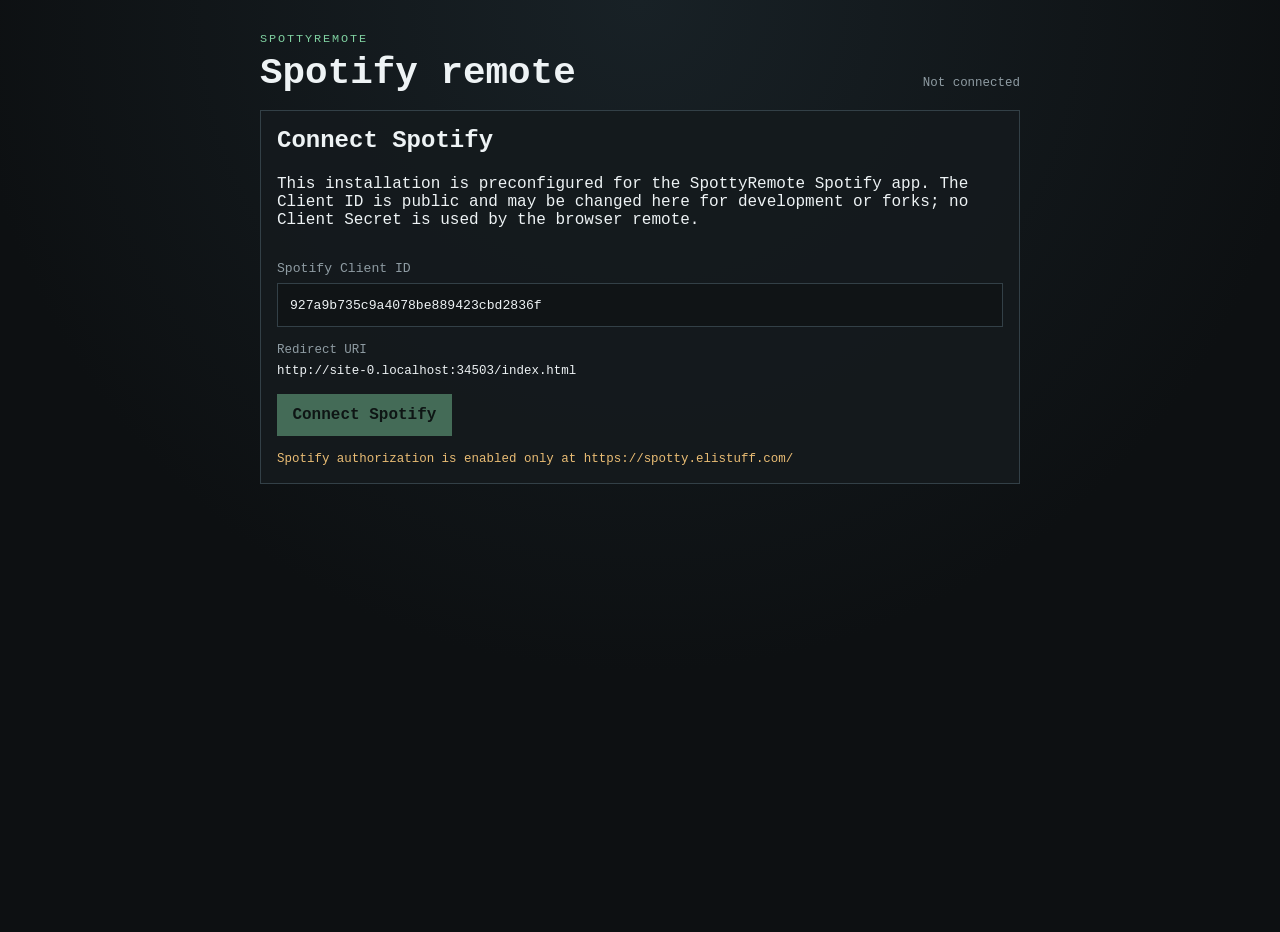
<file: index.html>
<!doctype html>
<html lang="en">
<head>
  <meta charset="utf-8">
  <meta name="viewport" content="width=device-width, initial-scale=1">
  <meta name="color-scheme" content="dark">
  <title>SpottyRemote</title>
  <link rel="stylesheet" href="web/styles.css">
</head>
<body>
  <main class="remote">
    <header class="topbar">
      <div>
        <div class="eyebrow">SPOTTYREMOTE</div>
        <h1>Spotify remote</h1>
      </div>
      <div id="connection-status" class="status">Not connected</div>
    </header>

    <section id="setup" class="panel setup" hidden>
      <h2>Connect Spotify</h2>
      <p>This installation is preconfigured for the SpottyRemote Spotify app. The Client ID is public and may be changed here for development or forks; no Client Secret is used by the browser remote.</p>
      <label>
        Spotify Client ID
        <input id="client-id" type="text" autocomplete="off" spellcheck="false" placeholder="Client ID">
      </label>
      <div class="redirect-row">
        <span>Redirect URI</span>
        <code id="redirect-uri"></code>
      </div>
      <div class="actions">
        <button id="connect" type="button">Connect Spotify</button>
      </div>
      <p id="setup-message" class="message" aria-live="polite"></p>
    </section>

    <section id="player" class="player" hidden>
      <div class="now-playing panel">
        <div class="artwork-wrap">
          <img id="artwork" alt="" hidden>
          <div id="artwork-empty" class="artwork-empty">NO SIGNAL</div>
        </div>

        <div class="track-copy">
          <div id="playback-label" class="eyebrow">PLAYBACK</div>
          <h2 id="track-name">Nothing playing</h2>
          <p id="artist-name">Start playback on a Spotify Connect device.</p>
          <p id="album-name" class="muted"></p>
        </div>
      </div>

      <section class="panel transport">
        <div class="timeline">
          <input id="progress" type="range" min="0" max="1" value="0" step="1000" aria-label="Track position">
          <div class="time-row"><span id="elapsed">0:00</span><span id="duration">0:00</span></div>
        </div>

        <div class="transport-buttons" aria-label="Playback controls">
          <button id="shuffle" type="button" class="secondary" title="Shuffle">SHUF</button>
          <button id="previous" type="button" aria-label="Previous track">◀◀</button>
          <button id="play-pause" type="button" class="primary" aria-label="Play">▶</button>
          <button id="next" type="button" aria-label="Next track">▶▶</button>
          <button id="repeat" type="button" class="secondary" title="Repeat">RPT</button>
        </div>
      </section>

      <section class="panel routing">
        <div class="control-row">
          <label for="device">Output</label>
          <div class="inline-control">
            <select id="device" aria-label="Spotify Connect device"></select>
            <button id="refresh-devices" type="button" class="small">↻</button>
          </div>
        </div>

        <div class="control-row">
          <label for="volume">Volume <span id="volume-value">--</span></label>
          <input id="volume" type="range" min="0" max="100" value="50" step="1">
        </div>

        <div class="footer-row">
          <span id="device-detail" class="muted"></span>
          <button id="disconnect" type="button" class="text-button">Disconnect</button>
        </div>
      </section>

      <p id="player-message" class="message" aria-live="polite"></p>
    </section>
  </main>

  <script type="module" src="web/app.js"></script>
</body>
</html>
</file>
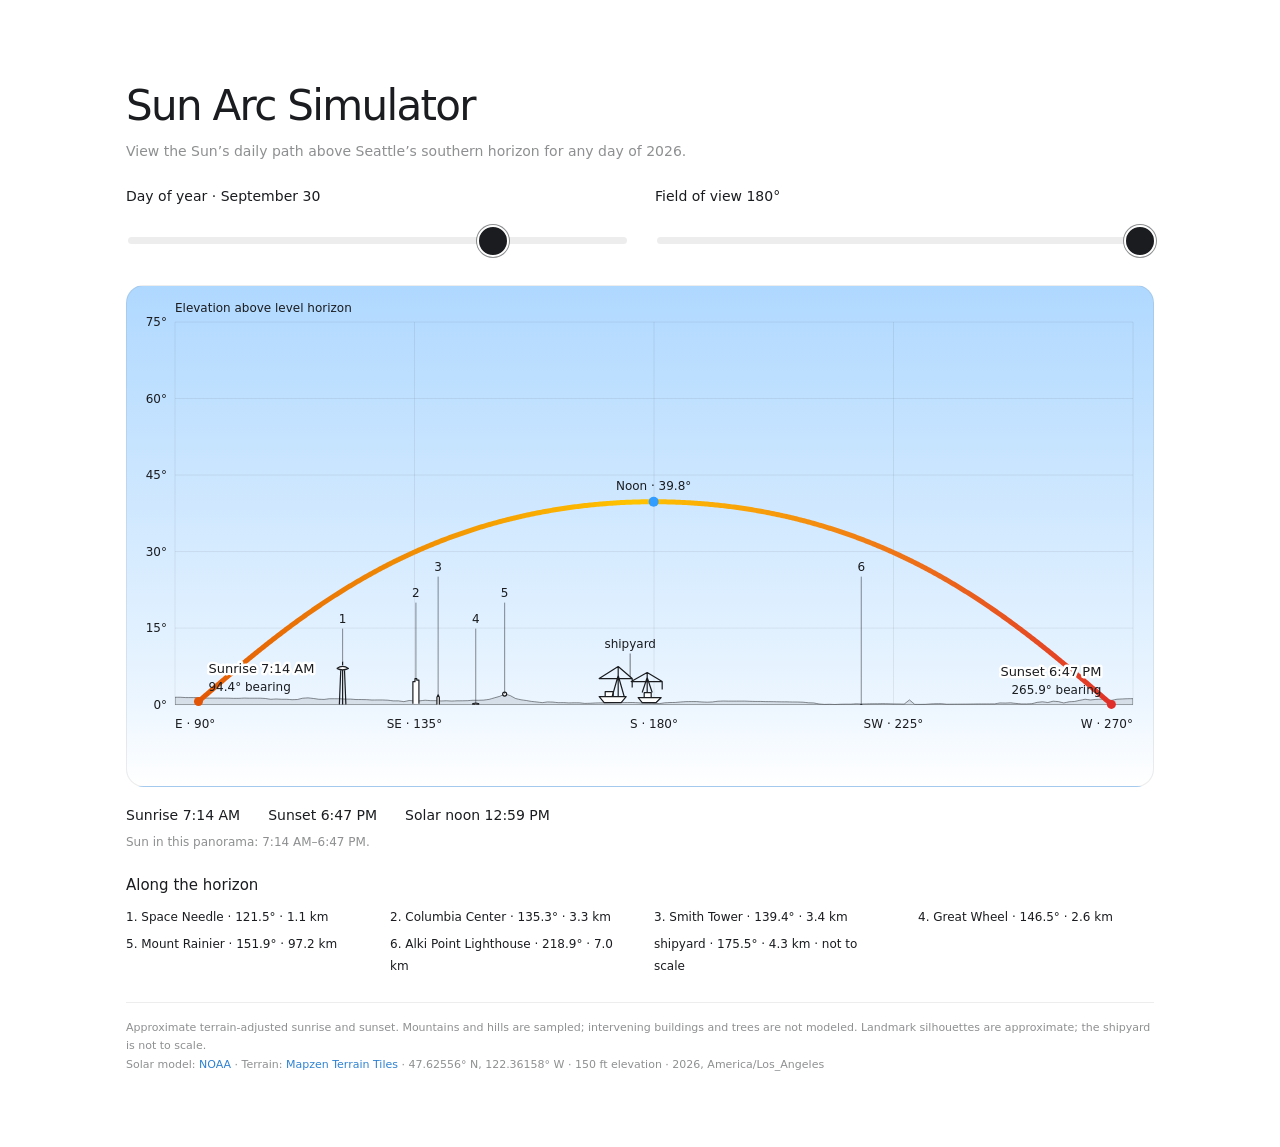
<file: spottysunlight/index.html>
<!doctype html>
<html lang="en"><head><meta charset="utf-8"><meta name="viewport" content="width=device-width,initial-scale=1"><title>Sun Arc Simulator</title><style>:root {
  color-scheme: light dark;
  background-color: var(
    --background,
    var(--color-background-primary, light-dark(rgb(255 255 255), rgb(24 24 24)))
  ) !important;

  /* Agent-facing contract; keep in sync with SKILL.md. */
  --background: var(
    --color-background-primary,
    light-dark(rgb(255 255 255), rgb(24 24 24))
  );
  --foreground: var(
    --color-text-primary,
    light-dark(rgb(26 28 31), rgb(255 255 255))
  );
  --card: color-mix(in oklab, var(--foreground) 5%, var(--background));
  --card-foreground: var(
    --color-text-primary,
    light-dark(rgb(26 28 31), rgb(255 255 255))
  );
  --popover: var(
    --color-background-secondary,
    light-dark(rgb(255 255 255), rgb(45 45 45))
  );
  --popover-foreground: var(
    --color-text-primary,
    light-dark(rgb(26 28 31), rgb(255 255 255))
  );
  --primary: var(
    --color-text-info,
    light-dark(rgb(51 156 255), rgb(131 195 255))
  );
  --primary-foreground: var(
    --color-text-inverse,
    light-dark(rgb(255 255 255), rgb(13 13 13))
  );
  --secondary: var(
    --color-background-secondary,
    light-dark(rgb(255 255 255 / 96%), rgb(54 54 54 / 96%))
  );
  --secondary-foreground: var(
    --color-text-primary,
    light-dark(rgb(26 28 31), rgb(255 255 255))
  );
  --muted: color-mix(in srgb, var(--foreground) 10%, transparent);
  --muted-foreground: var(
    --color-text-secondary,
    light-dark(rgb(26 28 31 / 49.4%), rgb(255 255 255 / 49.8%))
  );
  --accent: var(
    --color-background-info,
    light-dark(rgb(229 242 255), rgb(13 39 63))
  );
  --accent-foreground: var(
    --color-text-info,
    light-dark(rgb(51 156 255), rgb(131 195 255))
  );
  --destructive: var(
    --color-text-warning,
    light-dark(rgb(226 85 7), rgb(255 133 73))
  );
  --border: var(
    --color-border-secondary,
    light-dark(rgb(26 28 31 / 8%), rgb(255 255 255 / 8.2%))
  );
  --input: var(
    --color-border-primary,
    light-dark(
      rgb(26 28 31 / 11.8%),
      color-mix(in oklab, rgb(0 0 0) 10%, transparent)
    )
  );
  --ring: var(
    --color-ring-primary,
    light-dark(rgb(51 156 255), rgb(131 195 255 / 76%))
  );
  --font-size-base: var(--font-text-md-size, 14px);
  --blue: light-dark(rgb(51 156 255), rgb(51 156 255));
  --orange: light-dark(rgb(226 85 7), rgb(251 106 34));
  --green: light-dark(rgb(0 162 64), rgb(64 201 119));
  --red: light-dark(rgb(224 46 42), rgb(255 103 100));
  --purple: light-dark(rgb(146 79 247), rgb(173 123 249));
  --yellow: light-dark(rgb(255 195 0), rgb(255 210 64));
  --viz-series-1: var(--primary);
  --viz-series-2: light-dark(rgb(243 136 59), rgb(245 154 86));
  --viz-series-3: light-dark(rgb(93 201 119), rgb(116 213 139));
  --viz-series-4: light-dark(rgb(235 119 177), rgb(240 143 192));
  --viz-series-5: light-dark(rgb(155 121 236), rgb(170 145 239));
  --viz-series-6: light-dark(rgb(58 185 177), rgb(90 203 194));

  /* Internal implementation variables; not part of the agent contract. */
  --font-sans: -apple-system, system-ui, "Segoe UI", sans-serif;
  --font-mono:
    ui-monospace, SFMono-Regular, "SF Mono", Menlo, Consolas, "Liberation Mono",
    monospace;
  --font-size-normal: max(11px, var(--font-size-base));
  --font-size-tooltip: calc(var(--font-size-base) - 1px);
  --font-size-small: max(11px, calc(var(--font-size-base) - 2px));
  --font-size-h1: calc(var(--font-size-normal) * 1.7142857143);
  --font-size-h2: calc(var(--font-size-normal) * 1.4285714286);
  --font-size-h3: calc(var(--font-size-normal) * 1.2857142857);
  --font-weight-normal: 430;
  --font-weight-medium: 500;
  --icon-size: 16px;
  --line-height-normal: calc(var(--font-size-normal) * 1.5);
  --line-height-tooltip: calc(var(--font-size-tooltip) * 1.4285714286);
  --line-height-small: calc(var(--font-size-small) + 4px);
  --corner-shape: round;
  --radius: var(--border-radius-lg, 10px);
  --radius-sm: calc(var(--radius) * 0.6);
  --radius-md: calc(var(--radius) * 0.8);
  --radius-lg: var(--radius);
  --radius-2xl: calc(var(--radius) * 1.6);
  --radius-full: 9999px;
  --shadow-sm: 0 1px 2px -1px rgb(0 0 0 / 8%);
  --checkmark-image: url("data:image/svg+xml,%3Csvg xmlns='http://www.w3.org/2000/svg' viewBox='0 0 17 17'%3E%3Cpath d='M12.8961 3.64101C13.1297 3.41418 13.4984 3.37523 13.7779 3.56581C14.0571 3.75635 14.1554 4.11331 14.0299 4.41347L13.9615 4.53847L7.71151 13.7045C7.59411 13.8767 7.4063 13.9877 7.19881 14.0072C6.99136 14.0267 6.78564 13.9533 6.63826 13.806L2.88826 10.056L2.79842 9.9457C2.6192 9.67407 2.64927 9.30496 2.88826 9.06581C3.12738 8.82669 3.49647 8.79676 3.76815 8.97597L3.8785 9.06581L7.03084 12.2182L12.8053 3.74941L12.8961 3.64101Z'/%3E%3C/svg%3E");

  /* Legacy aliases; not part of the current agent contract. */
  --viz-bg: transparent;
  --viz-panel: var(--card);
  --viz-border: var(--border);
  --viz-text: var(--foreground);
  --viz-muted: var(--muted-foreground);
  --viz-accent: var(--primary);
  --viz-accent-text: var(--primary-foreground);
  --viz-accent-bg: var(--accent);
  --viz-font-size: var(--font-size-base);
  --viz-warning: var(--destructive);
}

:root[data-theme="light"] {
  color-scheme: light;
}

:root[data-theme="dark"] {
  color-scheme: dark;
}

* {
  box-sizing: border-box;
}

html > body {
  /* Preserve MCP aliases for older inline renderers without creating :root cycles. */
  --color-background-primary: var(
    --background,
    light-dark(rgb(255 255 255), rgb(24 24 24))
  );
  --color-text-primary: var(
    --foreground,
    light-dark(rgb(26 28 31), rgb(255 255 255))
  );
  --color-border-secondary: var(
    --border,
    light-dark(rgb(26 28 31 / 8%), rgb(255 255 255 / 8.2%))
  );

  margin: 0;
  padding: var(--visualize-paint-gutter, 0px);
  color: var(--foreground);
  background: transparent !important;
  font-family: var(--font-sans) !important;
  font-size: var(--font-size-normal);
  font-weight: var(--font-weight-normal);
  line-height: var(--line-height-normal);
}

:root:not([data-app-block-surface], [data-visualize-standalone]) > body {
  padding: 12px;
}

.cursor-interaction {
  cursor: var(--cursor-interaction, pointer);
}

a {
  color: color-mix(in srgb, var(--viz-accent) 80%, var(--viz-text) 20%);
  cursor: var(--cursor-interaction, pointer);
  font-weight: var(--font-weight-medium, 500);
  text-decoration: none;
  text-underline-offset: 2px;
}

a:is(:hover, :focus-visible) {
  text-decoration-line: underline;
  text-decoration-style: dashed;
  text-decoration-thickness: 0.5px;
}

h1,
h2,
h3,
h4,
h5,
h6,
p {
  margin-block: 0;
}

h1 {
  font-size: var(--font-size-h1);
  font-weight: var(--font-weight-medium);
  line-height: 1.25;
}

h2 {
  font-size: var(--font-size-h2);
  font-weight: var(--font-weight-medium);
  line-height: 1.25;
}

h3,
h4,
h5,
h6 {
  font-size: var(--font-size-h3);
  font-weight: var(--font-weight-medium);
  line-height: 1.3;
}

b,
strong,
th {
  font-weight: var(--font-weight-medium);
}

code:not(pre code) {
  display: inline;
  padding: 1px 6px;
  border-radius: var(--radius-sm);
  corner-shape: var(--corner-shape);
  background: var(--muted);
  font-family: var(--font-mono);
  font-size: 0.92em;
  overflow-wrap: anywhere;
  -webkit-box-decoration-break: clone;
  box-decoration-break: clone;
  word-break: break-word;
}

.table-responsive {
  width: 100%;
  overflow-x: auto;
  scrollbar-width: thin;
}

.table {
  width: 100%;
  border-collapse: collapse;
  color: var(--foreground);
  font: inherit;
  text-align: start;
}

.table :is(th, td) {
  padding-block: 10px;
  padding-inline: 0 24px;
  overflow-wrap: anywhere;
  border-bottom: 1px solid var(--border);
  text-align: start;
  vertical-align: top;
}

.table-responsive > .table :is(th, td) {
  overflow-wrap: break-word;
}

.table :is(th, td):last-child {
  padding-inline-end: 0;
}

.table :is(caption, thead th) {
  font-weight: 600;
}

.table thead th {
  padding-block: 8px;
  border-bottom-color: color-mix(in srgb, var(--foreground) 16%, transparent);
}

.table tbody tr:last-child :is(th, td) {
  border-bottom: 0;
}

.table.table-sm :is(th, td) {
  padding-block: 6px;
}

.table.table-sm :is(th, td):not(:last-child) {
  padding-inline-end: 16px;
}

.table :is(.text-end, [align="right"]) {
  text-align: end;
  font-variant-numeric: tabular-nums;
}

.table :is(.text-center, [align="center"]) {
  text-align: center;
}

.table .text-nowrap {
  white-space: nowrap;
}

#widget {
  display: flex;
  flex-direction: column;
  gap: 12px;
  width: 100%;
  padding: 0;
  background: transparent !important;
}

.card {
  min-width: 0;
  padding: 12px;
  overflow: hidden;
  overflow-wrap: break-word;
  border-radius: var(--radius-2xl);
  corner-shape: var(--corner-shape);
  color: var(--card-foreground);
  background: var(--card);
}

.widget {
  min-width: 0;
  overflow: hidden;
  border: 0;
  border-radius: var(--radius-lg);
  corner-shape: var(--corner-shape);
  box-shadow: 0 0 0 0.5px var(--border-strong, var(--border));
  color: var(--foreground);
  background: var(--background);
}

#widget > :not(.card, .widget, .progress) {
  width: 100% !important;
  max-width: none !important;
  margin: 0 !important;
  padding: 0 !important;
  border: 0 !important;
  border-radius: 0 !important;
  background: transparent !important;
  box-shadow: none !important;
}

.tooltip {
  position: fixed;
  z-index: 50;
  top: 0;
  left: 0;
  width: max-content;
  max-width: min(
    20rem,
    var(--tooltip-available-width, calc(100vw - 10px)),
    calc(100vw - 10px)
  );
  max-height: min(
    var(--tooltip-available-height, calc(100vh - 10px)),
    calc(100vh - 10px)
  );
  padding: 4px 8px;
  border: 1px solid var(--border);
  border-radius: var(--radius-lg);
  corner-shape: var(--corner-shape);
  color: var(--popover-foreground);
  background: var(--popover);
  box-shadow: none;
  font-size: var(--font-size-tooltip);
  line-height: var(--line-height-tooltip);
  overflow-wrap: break-word;
  white-space: normal;
  pointer-events: none;
  user-select: none;
}

/* The shared runtime owns data-tooltip; suppress AppBlock's pseudo-tooltip. */
main [data-tooltip]::after {
  content: none;
}

.viz-grid {
  display: grid;
  grid-template-columns: repeat(auto-fit, minmax(max(180px, 24%), 1fr));
  gap: 10px;
}

.viz-stat {
  display: flex;
  flex-direction: column;
  gap: 2px;
}

.viz-stat-value {
  font-size: var(--font-size-h2);
  font-weight: var(--font-weight-medium);
  line-height: 1.25;
}

.viz-row {
  display: flex;
  flex-wrap: wrap;
  align-items: center;
  gap: 10px;
}

hr {
  width: 100%;
  height: 1px;
  margin-block: 6px;
  border: 0;
  background: var(--border);
}

.nav {
  display: flex;
  min-width: 0;
  align-items: center;
  gap: 4px;
}

.progress {
  display: flex;
  height: 8px;
  margin-block: calc((var(--line-height-normal, 1.5em) - 8px) / 2);
  overflow: hidden;
  border: 0;
  border-radius: var(--radius-full);
  background: var(--muted);
}

.progress-bar:only-child {
  border-radius: var(--radius-full);
}

.progress-bar {
  height: 100%;
  flex-shrink: 0;
  border: 0;
  background: var(--viz-series-1);
}

.viz-badge {
  padding: 3px 8px;
  border-radius: var(--radius-full);
  color: var(--accent-foreground);
  background: var(--accent);
  font-weight: var(--font-weight-medium);
}

small,
.text-small,
.viz-badge {
  font-size: var(--font-size-small);
  line-height: var(--line-height-small);
}

.text-muted {
  color: var(--muted-foreground);
}

.tabular-nums {
  font-variant-numeric: tabular-nums;
}

.sr-only {
  position: absolute;
  width: 1px;
  height: 1px;
  padding: 0;
  overflow: hidden;
  clip: rect(0, 0, 0, 0);
  white-space: nowrap;
  border: 0;
}

.viz-controls {
  display: flex;
  flex-wrap: wrap;
  align-items: center;
  gap: 8px;
}

.viz-controls > .form-label {
  display: grid;
  min-width: min(100%, 260px);
  flex: 1 1 280px;
  grid-template-columns: minmax(0, 1fr) auto;
  align-items: baseline;
  gap: 2px 12px;
  margin-bottom: 0;
}

.viz-controls > .form-label > :is(.form-control, .form-range, .form-select) {
  grid-column: 1 / -1;
}

.btn,
.nav-link,
.form-check-input,
.form-control,
.form-range,
.form-select {
  font: inherit;
}

.btn,
.nav-link {
  appearance: button;
  display: inline-flex;
  inline-size: fit-content;
  max-inline-size: 100%;
  min-height: 28px;
  align-items: center;
  justify-content: center;
  gap: 4px;
  margin: 0;
  padding: 0 8px;
  -webkit-app-region: no-drag;
  border: 1px solid var(--input);
  border-radius: var(--radius-lg);
  corner-shape: var(--corner-shape);
  color: var(--secondary-foreground);
  background: var(--secondary);
  cursor: var(--cursor-interaction, pointer);
  text-align: center;
  text-decoration: none;
  white-space: nowrap;
  user-select: none;
  -webkit-font-smoothing: antialiased;
}

.btn:is(.btn-block, .viz-tile) {
  inline-size: 100%;
}

.btn.viz-tile {
  min-width: 0;
  overflow-wrap: anywhere;
  white-space: normal;
}

a.btn {
  cursor: var(--cursor-interaction, pointer);
  text-decoration: none;
}

.btn:not(:disabled):hover,
.nav-link:not(:disabled):not([aria-disabled="true"]):hover {
  background: color-mix(in srgb, var(--foreground) 6%, var(--secondary));
}

.btn-primary {
  border-color: transparent;
  color: var(--primary-foreground);
  background: var(--foreground);
  background-clip: padding-box;
}

.btn-primary .text-muted {
  color: color-mix(in srgb, var(--primary-foreground) 50%, transparent);
}

.btn-primary:not(:disabled):hover {
  background: color-mix(in srgb, var(--foreground) 80%, transparent);
  background-clip: padding-box;
}

.btn-ghost {
  border-color: transparent;
  color: var(--muted-foreground);
  background: transparent;
}

.btn-ghost:not(:disabled):hover {
  color: var(--foreground);
  background: color-mix(in srgb, var(--foreground) 6%, var(--secondary));
}

.nav-pills .nav-link {
  min-width: 0;
  border-color: transparent;
  color: var(--muted-foreground);
  background: transparent;
}

.nav-justified .nav-link {
  flex: 1 1 0;
  overflow-wrap: anywhere;
  white-space: normal;
}

.nav-pills .nav-link.active {
  color: var(--foreground);
  background: var(--muted);
}

/* Shared preview chrome; product styles stay inside each variant. */
.viz-dotted-background {
  background-image: radial-gradient(
    circle,
    color-mix(in srgb, var(--foreground) 14%, transparent) 0.8px,
    transparent 0.8px
  );
  background-position: center;
  background-size: 16px 16px;
}

.viz-carousel {
  position: relative;
  min-width: 0;
}

.viz-carousel:has(> .viz-carousel-controls) {
  min-height: calc(60px + var(--viz-carousel-picker-height, 0px));
  padding-bottom: 60px;
}

.viz-carousel > [data-variant][hidden] {
  display: none !important;
}

.viz-carousel > [data-variant] {
  isolation: isolate;
}

.viz-carousel-controls {
  --viz-carousel-hover: light-dark(
    color-mix(in srgb, var(--foreground) 5.4%, transparent),
    color-mix(in srgb, var(--foreground) 7.8%, transparent)
  );
  position: absolute;
  z-index: 2;
  bottom: 8px;
  left: 50%;
  display: flex;
  width: max-content;
  /* Leave room for the host's design-controls launcher at the trailing edge. */
  max-width: calc(100% - 96px);
  align-items: center;
  gap: 0;
  padding: 0;
  border: 1px solid var(--border);
  border-radius: 16px;
  color: var(--foreground);
  background: var(--background);
  font-family: var(--font-sans);
  /* Match the settings dropdown chrome independently of the content font size. */
  font-size: 13px;
  font-weight: var(--font-weight-normal);
  line-height: 18px;
  transform: translateX(-50%);
  user-select: none;
}

/* Keep authored mockup button styles out of the shared carousel chrome. */
.viz-carousel-controls button,
.viz-carousel-picker > summary {
  display: flex !important;
  height: auto !important;
  min-height: 30px;
  align-items: center !important;
  justify-content: center !important;
  gap: 4px;
  padding: 0 6px !important;
  -webkit-app-region: no-drag;
  border: 0 !important;
  border-radius: 14px !important;
  color: inherit !important;
  background: transparent !important;
  font: inherit !important;
  -webkit-tap-highlight-color: transparent;
}

.viz-carousel-controls > button,
.viz-carousel-picker > summary {
  position: relative;
  isolation: isolate;
}

.viz-carousel-controls > button {
  --icon-size: 16px;
  width: 30px !important;
  padding: 0 !important;
}

.viz-carousel-picker > summary {
  padding-inline: 12px !important;
}

.viz-carousel-controls .viz-carousel-caret {
  width: 14px;
  height: 14px;
  flex: none;
  margin: 0;
  color: inherit;
  transform: rotate(180deg);
}

.viz-carousel-controls > button > svg,
.viz-carousel-controls .viz-carousel-caret,
.viz-carousel-count {
  opacity: 0.5;
}

.viz-carousel-controls > button::before,
.viz-carousel-picker > summary::before {
  position: absolute;
  z-index: -1;
  inset: 3px;
  border-radius: 12px;
  content: "";
  pointer-events: none;
}

.viz-carousel-controls > button:hover::before,
.viz-carousel-picker > summary:hover::before {
  background: var(--viz-carousel-hover);
}

.viz-carousel-controls > button,
.viz-carousel-controls [data-lucide],
.viz-carousel-controls .lucide {
  flex-shrink: 0;
}

.viz-carousel-picker {
  min-width: 0;
}

.viz-carousel-picker > summary {
  min-width: 0;
  list-style: none;
}

.viz-carousel-picker > summary::-webkit-details-marker {
  display: none;
}

.viz-carousel-count {
  flex-shrink: 0;
  white-space: nowrap;
}

.viz-carousel-name {
  min-width: 0;
  overflow: hidden;
  text-overflow: ellipsis;
  white-space: nowrap;
}

.viz-carousel-options {
  position: absolute;
  right: 0;
  bottom: calc(100% + 4px);
  left: 0;
  display: flex;
  max-height: 240px;
  flex-direction: column;
  gap: 2px;
  overflow: auto;
  padding: 4px;
  border: 1px solid var(--border);
  border-radius: var(--radius-lg);
  background: var(--background);
  box-shadow: 0 4px 12px light-dark(rgb(0 0 0 / 6%), rgb(0 0 0 / 25%));
}

.viz-carousel-options > button {
  border-radius: max(0px, calc(var(--radius-lg) - 5px)) !important;
  width: 100% !important;
  min-height: 28px;
  justify-content: flex-start !important;
  padding: 4px 8px !important;
  font-size: var(--font-size-small) !important;
  text-align: start;
  white-space: normal;
  overflow-wrap: anywhere;
}

.viz-carousel-options > [aria-current="true"],
.viz-carousel-options > button:hover {
  background: var(--viz-carousel-hover) !important;
}

.btn:disabled,
.nav-link:disabled,
.nav-link[aria-disabled="true"] {
  cursor: not-allowed;
  opacity: 0.4;
}

[data-lucide] {
  stroke-width: 1.6;
}

.form-label {
  display: block;
  margin-bottom: 6px;
  color: var(--foreground);
}

.form-control {
  display: block;
  width: 100%;
  min-height: 28px;
  padding: 0 8px;
  outline: none;
  border: 1px solid var(--input);
  border-radius: var(--radius-lg);
  corner-shape: var(--corner-shape);
  color: var(--foreground);
  background: var(--secondary);
}

.form-control::placeholder {
  color: var(--muted-foreground);
}

.form-control[type="file"] {
  padding: 0;
  overflow: hidden;
  cursor: var(--cursor-interaction, pointer);
}

.form-control[type="file"]::file-selector-button {
  min-height: 26px;
  margin-right: 8px;
  padding: 0 8px;
  border: 0;
  border-right: 1px solid var(--input);
  color: var(--secondary-foreground);
  background: var(--secondary);
  cursor: inherit;
  font: inherit;
}

.form-control[type="file"]:not(:disabled):hover::file-selector-button {
  background: color-mix(in srgb, var(--foreground) 6%, var(--secondary));
}

.form-control-color[type="color"] {
  width: 40px;
  height: 28px;
  padding: 3px;
  cursor: var(--cursor-interaction, pointer);
}

.form-control-color[type="color"]::-webkit-color-swatch-wrapper {
  padding: 0;
}

.form-control-color[type="color"]::-webkit-color-swatch {
  border: 0;
  border-radius: calc(var(--radius-lg) - 4px);
  corner-shape: var(--corner-shape);
}

textarea.form-control {
  height: auto;
  min-height: 72px;
  padding: 8px 10px;
  resize: vertical;
}

.form-control:focus-visible {
  border-color: var(--ring);
  box-shadow: inset 0 0 0 1px var(--ring);
}

.form-control:disabled,
.form-select:disabled {
  cursor: not-allowed;
  opacity: 0.4;
}

.form-select {
  appearance: none;
  display: block;
  width: 100%;
  min-height: 28px;
  margin: 0;
  padding: 0 32px 0 8px;
  outline: none;
  border: 1px solid var(--input);
  border-radius: var(--radius-lg);
  corner-shape: var(--corner-shape);
  color: var(--foreground);
  background-color: var(--secondary);
  background-image:
    linear-gradient(45deg, transparent 50%, var(--muted-foreground) 50%),
    linear-gradient(135deg, var(--muted-foreground) 50%, transparent 50%);
  background-position:
    calc(100% - 14px) 50%,
    calc(100% - 10px) 50%;
  background-repeat: no-repeat;
  background-size: 4px 4px;
  cursor: var(--cursor-interaction, default);
}

.form-select:not(:disabled):hover {
  background-color: color-mix(in srgb, var(--foreground) 6%, var(--secondary));
}

.form-select:focus-visible {
  border-color: var(--ring);
  box-shadow: inset 0 0 0 1px var(--ring);
}

.form-check {
  display: flex;
  min-height: 20px;
  align-items: center;
  gap: 6px;
}

.form-check-input {
  appearance: none;
  width: 14px;
  height: 14px;
  flex: 0 0 auto;
  margin: 0;
  border: 1px solid var(--input);
  color: var(--primary-foreground);
  background-color: transparent;
  cursor: var(--cursor-interaction, default);
  transition:
    background-color 150ms,
    border-color 150ms,
    box-shadow 150ms;
}

.form-check:not(.form-switch) .form-check-input[type="checkbox"] {
  border-color: var(--input);
  border-radius: var(--radius-sm);
  corner-shape: var(--corner-shape);
  background-color: var(--secondary);
  box-shadow: var(--shadow-sm);
}

.form-check:not(.form-switch)
  .form-check-input:not(:disabled):not(:checked):hover {
  background-color: var(--card);
}

.form-check:not(.form-switch) .form-check-input[type="checkbox"]:checked {
  border-color: var(--primary);
  background-color: var(--primary);
}

.form-check:not(.form-switch)
  .form-check-input[type="checkbox"]:checked::before {
  display: block;
  width: 100%;
  height: 100%;
  background: var(--primary-foreground);
  content: "";
  mask: var(--checkmark-image) center / 12px 12px no-repeat;
}

.form-check-input[type="radio"] {
  width: 14px;
  height: 14px;
  border-radius: var(--radius-full);
}

.form-check-input[type="radio"]:checked {
  border: 2px solid var(--primary);
  background:
    radial-gradient(circle, var(--primary-foreground) 0 2.5px, transparent 3px),
    var(--primary);
}

.form-check:not(.form-switch) .form-check-input:focus-visible {
  outline: 2px solid var(--ring);
  outline-offset: 2px;
}

.form-check:not(.form-switch) .form-check-input:disabled {
  cursor: not-allowed;
  pointer-events: none;
}

.form-check:not(.form-switch) .form-check-input:disabled + .form-check-label {
  cursor: not-allowed;
}

.form-switch .form-check-input:disabled,
.form-switch .form-check-input:disabled + .form-check-label {
  cursor: not-allowed;
  opacity: 0.6;
}

.form-check-label {
  color: var(--foreground);
  cursor: var(--cursor-interaction, default);
}

.form-switch .form-check-input {
  position: relative;
  width: 32px;
  height: 20px;
  border: 0;
  border-radius: var(--radius-full);
  background: var(--muted);
  box-shadow: none;
  transition: background-color 200ms cubic-bezier(0, 0, 0.2, 1);
}

.form-switch .form-check-input::before {
  position: absolute;
  top: 50%;
  left: 0;
  width: 16px;
  height: 16px;
  box-sizing: border-box;
  border: 1px solid light-dark(var(--primary-foreground), var(--foreground));
  border-radius: var(--radius-full);
  background: light-dark(var(--primary-foreground), var(--foreground));
  box-shadow: var(--shadow-sm);
  content: "";
  transform: translate(2px, -50%);
  transition: transform 200ms cubic-bezier(0, 0, 0.2, 1);
}

.form-switch .form-check-input:checked {
  background: var(--primary);
}

.form-switch .form-check-input:checked::before {
  transform: translate(14px, -50%);
}

.form-switch .form-check-input:focus-visible {
  box-shadow: 0 0 0 2px var(--ring);
}

.form-range {
  appearance: none;
  display: block;
  width: 100%;
  height: 28px;
  flex: 1;
  margin: 0;
  padding: 0;
  outline: none;
  border: 0;
  accent-color: var(--primary);
  background: linear-gradient(
      color-mix(in srgb, var(--foreground) 7%, transparent),
      color-mix(in srgb, var(--foreground) 7%, transparent)
    )
    center / 100% 2px no-repeat;
}

.form-range::-webkit-slider-runnable-track {
  height: 28px;
  background: transparent;
}

.form-range::-webkit-slider-thumb {
  appearance: none;
  width: 20px;
  height: 20px;
  margin-top: 4px;
  border: 1px solid var(--border);
  border-radius: var(--radius-full);
  background: light-dark(var(--primary-foreground), var(--foreground));
}

.form-range:focus-visible::-webkit-slider-thumb {
  border-color: var(--ring);
  box-shadow: inset 0 0 0 1px var(--ring);
}

.form-range::-moz-range-track {
  height: 28px;
  background: transparent;
}

.form-range::-moz-range-thumb {
  width: 20px;
  height: 20px;
  border: 1px solid var(--border);
  border-radius: var(--radius-full);
  background: light-dark(var(--primary-foreground), var(--foreground));
}

.form-range:focus-visible::-moz-range-thumb {
  border-color: var(--ring);
  box-shadow: inset 0 0 0 1px var(--ring);
}

.form-range:disabled {
  cursor: not-allowed;
  opacity: 0.4;
}

.btn:not(.btn-primary, .viz-tile):is(
  [aria-pressed="true"],
  [aria-selected="true"],
  .is-selected
) {
  border-color: var(--primary);
  color: var(--primary-foreground);
  background: var(--primary);
}

.btn.viz-tile:is([aria-pressed="true"], [aria-selected="true"], .is-selected) {
  border-color: var(--primary);
  box-shadow: inset 0 0 0 1px var(--primary);
}

.btn:focus-visible,
.nav-link:focus-visible {
  outline: 2px solid var(--ring);
  outline-offset: 2px;
}

.viz-carousel-controls :is(button, summary):focus-visible {
  outline: 2px solid var(--ring) !important;
  outline-offset: 2px !important;
}

@media (pointer: coarse) {
  .viz-carousel:has(> .viz-carousel-controls) {
    min-height: calc(76px + var(--viz-carousel-picker-height, 0px));
    padding-bottom: 76px;
  }

  .btn,
  .nav-link,
  .viz-carousel-controls button,
  .viz-carousel-picker > summary,
  .form-control,
  .form-select {
    min-width: 44px;
    min-height: 44px;
  }

  /* Keep small-screen WebKit from zooming when a text field receives focus. */
  .form-control,
  .form-select {
    font-size: max(16px, var(--font-size-normal));
  }

  .form-control[type="file"]::file-selector-button {
    min-width: 44px;
    min-height: 44px;
  }

  .form-control-color[type="color"] {
    width: 44px;
    height: 44px;
  }

  .form-control:is(
    [type="date"],
    [type="datetime-local"],
    [type="month"],
    [type="time"],
    [type="week"]
  ) {
    min-width: 0;
    max-width: 100%;
    padding-block: 8px;
  }

  .form-check {
    min-height: 44px;
    padding-inline: 15px;
  }

  .form-check-input {
    position: relative;
  }

  .form-check-input::after {
    position: absolute;
    top: 50%;
    left: 50%;
    width: 44px;
    height: 44px;
    content: "";
    transform: translate(-50%, -50%);
  }

  .form-check-label {
    display: inline-flex;
    min-width: 44px;
    min-height: 44px;
    align-items: center;
  }

  .form-range {
    height: 44px;
    touch-action: pan-y;
  }

  .form-range::-webkit-slider-runnable-track {
    height: 44px;
  }

  .form-range::-moz-range-track {
    height: 44px;
  }

  .form-range::-webkit-slider-thumb {
    margin-top: 12px;
  }
}

svg {
  display: block;
  max-width: 100%;
  height: auto;
}

#widget > svg {
  width: 100%;
}

/* Model-authored chart rules can otherwise stretch icons after these styles load. */
svg.lucide {
  display: block;
  width: var(--icon-size) !important;
  height: var(--icon-size) !important;
  flex: none;
  margin: 0 !important;
  stroke-width: 1.6;
}

.text-warning,
.text-destructive {
  color: var(--destructive);
}

body{margin:0;padding:0;background:var(--background);color:var(--foreground)}
</style></head><body><div id="south-sun">
<h1>Sun Arc Simulator</h1><p class="sun-subtitle">View the Sun’s daily path above Seattle’s southern horizon for any day of 2026.</p>
<div id="sun-preview-note" role="status" style="margin:18px 0;padding:14px;background:var(--card);border-radius:10px;font-size:14px">This viewer is showing a static preview. For working sliders, open this HTML file in a web browser on a computer, or use a hosted webpage on your phone.</div><div class="viz-controls sun-controls"><label class="form-label" for="sun-day">Day of year <span id="sun-date" class="tabular-nums"> · September 30</span><input id="sun-day" class="sun-slider" type="range" min="1" max="365" value="273" disabled></label><label class="form-label" for="sun-fov">Field of view <span id="sun-fov-value" class="tabular-nums">180°</span><input id="sun-fov" class="sun-slider" type="range" min="90" max="180" step="1" value="180" disabled></label></div>

<div class="sun-sky"><svg id="sun-plot" role="img" aria-label="Sun path above the terrain, looking east through south to west" style="width:100%;display:block" viewBox="0 0 1000 480"><title>Daily sun path, terrain horizon, and landmark bearings</title><desc>View is centered on south; the field of view slider changes its width. Solid sun path is above the terrain; dashed sections are obscured. Landmark outlines show approximate apparent heights and widths. Numbers identify landmarks in the list. Shipyard cranes and ships are schematic and not to scale. Intervening buildings are not modeled.</desc><line class="grid" x1="44" x2="984" y1="398" y2="398"/><text x="36" y="402" text-anchor="end">0°</text><line class="grid" x1="44" x2="984" y1="323.2" y2="323.2"/><text x="36" y="327.2" text-anchor="end">15°</text><line class="grid" x1="44" x2="984" y1="248.4" y2="248.4"/><text x="36" y="252.4" text-anchor="end">30°</text><line class="grid" x1="44" x2="984" y1="173.6" y2="173.6"/><text x="36" y="177.6" text-anchor="end">45°</text><line class="grid" x1="44" x2="984" y1="98.80000000000001" y2="98.80000000000001"/><text x="36" y="102.80000000000001" text-anchor="end">60°</text><line class="grid" x1="44" x2="984" y1="24" y2="24"/><text x="36" y="28" text-anchor="end">75°</text><line class="grid" x1="44" x2="44" y1="24" y2="398"/><text x="44" y="421" text-anchor="start">E · 90°</text><line class="grid" x1="279" x2="279" y1="24" y2="398"/><text x="279" y="421" text-anchor="middle">SE · 135°</text><line class="grid" x1="514" x2="514" y1="24" y2="398"/><text x="514" y="421" text-anchor="middle">S · 180°</text><line class="grid" x1="749" x2="749" y1="24" y2="398"/><text x="749" y="421" text-anchor="middle">SW · 225°</text><line class="grid" x1="984" x2="984" y1="24" y2="398"/><text x="984" y="421" text-anchor="end">W · 270°</text><defs><linearGradient id="sun-arc-gradient" gradientUnits="userSpaceOnUse" x1="44" y1="0" x2="984" y2="0"><stop offset="0%" stop-color="var(--orange)"/><stop offset="48%" stop-color="var(--yellow)"/><stop offset="100%" stop-color="var(--red)"/></linearGradient><clipPath id="sun-scene-clip"><rect x="44" y="24" width="940" height="374"/></clipPath></defs><g clip-path="url(#sun-scene-clip)"><path class="terrain" d="M44,398L44,390.79426666666666L46.611111111111114,390.79426666666666L49.22222222222222,390.79426666666666L51.833333333333336,390.9563333333333L54.44444444444444,391.1184L57.05555555555556,391.1184L59.666666666666664,391.1184L62.27777777777778,391.1184L64.88888888888889,391.1184L67.5,391.3627466666667L70.11111111111111,391.60709333333335L72.72222222222223,391.60709333333335L75.33333333333333,391.60709333333335L77.94444444444444,391.60709333333335L80.55555555555556,391.60709333333335L83.16666666666666,391.60709333333335L85.77777777777777,391.60709333333335L88.38888888888889,391.63452L91,391.66194666666667L93.61111111111111,391.66194666666667L96.22222222222223,391.66194666666667L98.83333333333334,391.75918666666666L101.44444444444444,391.85642666666666L104.05555555555554,391.85642666666666L106.66666666666666,391.85642666666666L109.27777777777779,391.71181333333334L111.88888888888889,391.5672L114.5,391.63950666666665L117.11111111111111,391.71181333333334L119.72222222222223,391.71181333333334L122.33333333333333,391.71181333333334L124.94444444444444,391.71181333333334L127.55555555555556,391.71181333333334L130.16666666666666,391.85642666666666L132.77777777777777,392.00104L135.38888888888889,392.39249333333333L138,392.7839466666667L140.6111111111111,392.62936L143.22222222222223,392.47477333333336L145.83333333333334,392.6193866666667L148.44444444444446,392.764L151.05555555555554,392.764L153.66666666666669,392.764L156.27777777777777,392.96596L158.88888888888889,393.16792L161.5,393.07317333333333L164.1111111111111,392.9784266666667L166.72222222222223,392.34262666666666L169.33333333333331,391.70682666666664L171.94444444444443,391.54725333333334L174.55555555555557,391.38768L177.16666666666666,391.68688L179.77777777777777,391.98608L182.38888888888889,392.3575866666667L185,392.7290933333333L187.61111111111111,392.82134666666667L190.22222222222223,392.9136L192.83333333333331,392.57949333333335L195.44444444444446,392.24538666666666L198.05555555555554,392.24538666666666L200.66666666666666,392.24538666666666L203.2777777777778,392.24538666666666L205.88888888888889,392.24538666666666L208.5,392.41493333333335L211.11111111111111,392.58448L213.72222222222223,392.58448L216.33333333333331,392.58448L218.94444444444446,392.80888L221.55555555555554,393.03328L224.16666666666669,393.03328L226.77777777777777,393.03328L229.38888888888889,393.0806533333333L232,393.12802666666664L234.61111111111111,393.3050533333333L237.2222222222222,393.48208L239.83333333333334,393.44966666666664L242.44444444444446,393.41725333333335L245.05555555555554,393.41725333333335L247.66666666666669,393.41725333333335L250.27777777777777,393.53942666666666L252.88888888888889,393.6616L255.5,393.99570666666665L258.1111111111111,394.32981333333333L260.72222222222223,394.32981333333333L263.33333333333337,394.32981333333333L265.94444444444446,394.70132L268.55555555555554,395.0728266666667L271.16666666666663,394.52429333333333L273.77777777777777,393.97576L276.3888888888889,394.16026666666664L279,394.3447733333333L281.6111111111111,394.32233333333335L284.2222222222222,394.29989333333333L286.83333333333337,393.99321333333336L289.44444444444446,393.68653333333333L292.05555555555554,393.89098666666666L294.66666666666663,394.09544L297.27777777777777,394.10541333333333L299.88888888888886,394.11538666666667L302.5,394.26748L305.11111111111114,394.41957333333335L307.72222222222223,394.31734666666665L310.3333333333333,394.21512L312.9444444444444,394.35724L315.55555555555554,394.49936L318.1666666666667,394.38466666666665L320.77777777777777,394.2699733333333L323.3888888888889,394.26L326,394.25002666666666L328.6111111111111,394.1852L331.22222222222223,394.1203733333333L333.83333333333337,393.9184133333333L336.44444444444446,393.71645333333333L339.05555555555554,393.73889333333335L341.66666666666663,393.7613333333333L344.27777777777777,393.6616L346.8888888888889,393.5618666666667L349.5,393.22277333333335L352.1111111111111,392.88368L354.72222222222223,392.13568L357.3333333333333,391.38768L359.94444444444446,390.65464L362.5555555555556,389.9216L365.1666666666667,388.7148266666667L367.77777777777777,387.50805333333335L370.38888888888886,388.3607733333333L373,389.2134933333333L375.61111111111114,390.62472L378.22222222222223,392.0359466666667L380.8333333333333,392.63933333333335L383.44444444444446,393.24272L386.05555555555554,393.60924L388.66666666666663,393.97576L391.27777777777777,394.42705333333333L393.8888888888889,394.8783466666667L396.5,395.14264000000003L399.1111111111111,395.4069333333333L401.72222222222223,395.73605333333336L404.33333333333337,396.06517333333335L406.94444444444446,395.70862666666665L409.55555555555554,395.35208L412.1666666666667,395.4368533333333L414.77777777777777,395.5216266666667L417.38888888888886,395.81085333333334L420,396.10008L422.61111111111114,396.06766666666664L425.22222222222223,396.03525333333334L427.8333333333333,396.17986666666667L430.4444444444444,396.32448L433.05555555555554,396.2621466666667L435.6666666666667,396.19981333333334L438.27777777777777,396.21726666666666L440.8888888888889,396.23472L443.5,396.5239466666667L446.1111111111111,396.81317333333334L448.72222222222223,396.73338666666666L451.33333333333337,396.6536L453.94444444444446,396.51148L456.55555555555554,396.36936L459.16666666666663,396.317L461.77777777777777,396.26464L464.3888888888889,396.2322266666667L467,396.19981333333334L469.6111111111111,396.15493333333336L472.22222222222223,396.1100533333333L474.8333333333333,396.0751466666667L477.44444444444446,396.04024L480.0555555555556,396.03525333333334L482.6666666666667,396.03026666666665L485.27777777777777,396.00034666666664L487.88888888888886,395.97042666666664L490.5,395.9479866666667L493.11111111111114,395.92554666666666L495.72222222222223,396.05769333333336L498.3333333333333,396.18984L500.94444444444446,396.35190666666665L503.55555555555554,396.51397333333335L506.16666666666663,396.51896L508.77777777777777,396.5239466666667L511.3888888888889,396.5962533333333L514,396.66856L516.6111111111111,396.83561333333336L519.2222222222222,397.00266666666664L521.8333333333333,396.61370666666664L524.4444444444443,396.22474666666665L527.0555555555554,396.0926L529.6666666666667,395.96045333333336L532.2777777777778,395.9180666666667L534.8888888888889,395.87568L537.5,395.63632L540.1111111111111,395.39696L542.7222222222222,395.23489333333333L545.3333333333333,395.0728266666667L547.9444444444443,395.0454L550.5555555555555,395.0179733333333L553.1666666666666,395.0179733333333L555.7777777777777,395.0179733333333L558.3888888888889,395.2074666666667L561,395.39696L563.6111111111112,395.50168L566.2222222222223,395.6064L568.8333333333334,395.48173333333335L571.4444444444445,395.35706666666664L574.0555555555555,395.0179733333333L576.6666666666666,394.67888L579.2777777777777,394.57416L581.8888888888888,394.46944L584.5,394.51182666666665L587.1111111111111,394.55421333333334L589.7222222222223,394.5592L592.3333333333334,394.56418666666667L594.9444444444445,394.55172L597.5555555555555,394.5392533333333L600.1666666666666,394.5317733333333L602.7777777777778,394.52429333333333L605.3888888888889,394.6290133333333L608,394.7337333333333L610.6111111111111,394.8110266666667L613.2222222222222,394.88832L615.8333333333333,394.88832L618.4444444444445,394.88832L621.0555555555555,394.9706L623.6666666666667,395.05288L626.2777777777778,395.06036L628.8888888888889,395.06784L631.5,395.12518666666665L634.1111111111111,395.1825333333333L636.7222222222222,395.22741333333335L639.3333333333333,395.2722933333333L641.9444444444445,395.2797733333333L644.5555555555555,395.28725333333335L647.1666666666667,395.34958666666665L649.7777777777778,395.41192L652.3888888888889,395.42688L655,395.44184L657.6111111111111,395.52412L660.2222222222222,395.6064L662.8333333333334,395.90310666666664L665.4444444444445,396.19981333333334L668.0555555555555,396.27212L670.6666666666666,396.34442666666666L673.2777777777777,396.84808L675.8888888888889,397.35173333333336L678.5,397.56117333333333L681.1111111111112,397.77061333333336L683.7222222222223,397.71576L686.3333333333334,397.6609066666667L688.9444444444445,397.76562666666666L691.5555555555555,397.87034666666665L694.1666666666666,397.7506666666667L696.7777777777777,397.6309866666667L699.3888888888888,397.57862666666665L702,397.5262666666667L704.6111111111111,397.5312533333333L707.2222222222223,397.53624L709.8333333333334,397.3617066666667L712.4444444444445,397.1871733333333L715.0555555555555,397.2769333333333L717.6666666666666,397.36669333333333L720.2777777777778,397.31682666666666L722.8888888888889,397.26696L725.5,397.22208L728.1111111111111,397.1772L730.7222222222222,397.16972L733.3333333333333,397.16224L735.9444444444445,397.09990666666664L738.5555555555555,397.03757333333334L741.1666666666667,397.10489333333334L743.7777777777778,397.17221333333333L746.3888888888889,397.2420266666667L749,397.31184L751.6111111111111,397.3392666666667L754.2222222222222,397.36669333333333L756.8333333333333,397.43152L759.4444444444445,397.4963466666667L762.0555555555555,395.44433333333336L764.6666666666667,393.39232L767.2777777777778,395.57398666666666L769.8888888888889,397.7556533333333L772.5,397.7631333333333L775.1111111111111,397.77061333333336L777.7222222222222,397.74069333333335L780.3333333333334,397.71077333333335L782.9444444444445,397.51130666666666L785.5555555555555,397.31184L788.1666666666666,397.21210666666667L790.7777777777777,397.1123733333333L793.3888888888889,397.09990666666664L796,397.08744L798.6111111111112,397.35422666666665L801.2222222222223,397.62101333333334L803.8333333333334,397.59608L806.4444444444445,397.57114666666666L809.0555555555555,397.54870666666665L811.6666666666666,397.5262666666667L814.2777777777777,397.51629333333335L816.8888888888888,397.50632L819.5,397.48637333333335L822.1111111111111,397.4664266666667L824.7222222222223,397.42653333333334L827.3333333333334,397.38664L829.9444444444445,397.3442533333333L832.5555555555555,397.3018666666667L835.1666666666666,397.31184L837.7777777777778,397.32181333333335L840.3888888888889,397.30934666666667L843,397.29688L845.6111111111111,397.2894L848.2222222222222,397.28192L850.8333333333333,396.81068L853.4444444444445,396.33944L856.0555555555555,396.4017733333333L858.6666666666667,396.4641066666667L861.2777777777778,396.35190666666665L863.8888888888889,396.2397066666667L866.5,396.5239466666667L869.1111111111111,396.80818666666664L871.7222222222222,397.05752L874.3333333333333,397.3068533333333L876.9444444444445,397.31184L879.5555555555555,397.31682666666666L882.1666666666667,397.20712L884.7777777777778,397.09741333333335L887.3888888888889,396.43668L890,395.77594666666664L892.6111111111111,395.4991866666667L895.2222222222222,395.22242666666665L897.8333333333334,395.58146666666664L900.4444444444445,395.9405066666667L903.0555555555555,395.29224L905.6666666666666,394.64397333333335L908.2777777777777,394.8534133333333L910.8888888888889,395.06285333333335L913.5,395.70862666666665L916.1111111111112,396.3544L918.7222222222223,395.7834266666667L921.3333333333334,395.2124533333333L923.9444444444445,395.06534666666664L926.5555555555555,394.91824L929.1666666666666,394.34976L931.7777777777777,393.78128L934.3888888888888,393.2676533333333L937,392.7540266666667L939.6111111111111,393.09062666666665L942.2222222222223,393.4272266666667L944.8333333333334,393.17041333333333L947.4444444444445,392.9136L950.0555555555555,392.7465466666667L952.6666666666666,392.57949333333335L955.2777777777778,392.82134666666667L957.8888888888889,393.0632L960.5,393.43470666666667L963.1111111111111,393.80621333333335L965.7222222222222,393.25768L968.3333333333333,392.70914666666664L970.9444444444445,392.57450666666665L973.5555555555555,392.43986666666666L976.1666666666667,392.33016L978.7777777777778,392.22045333333335L981.3888888888889,392.18804L984,392.15562666666665L984,398Z"/><g fill="var(--background)" stroke="var(--foreground)" stroke-width="1.2" stroke-linejoin="round"><title>Space Needle: 121.5° bearing; approximate outline</title><path d="M208.46344444444443,355.81941916951985L208.46344444444443,359.61567144426306M202.7540022785493,362.56831210239665Q208.46344444444443,358.77205982765344 214.17288661033956,362.56831210239665Q208.46344444444443,365.52095276053024 202.7540022785493,362.56831210239665M206.63642295135799,363.83372952731105L205.26615683154316,398M210.29046593753088,363.83372952731105L211.6607320573457,398M208.46344444444443,364.25553533561583L208.46344444444443,398"/></g><path d="M208.46344444444443,355.81941916951985L208.46344444444443,322" fill="none" stroke="var(--muted-foreground)" stroke-width="1"/><text x="208.46344444444443" y="316" text-anchor="middle">1</text><g fill="var(--background)" stroke="var(--foreground)" stroke-width="1.2" stroke-linejoin="round"><title>Columbia Center: 135.3° bearing; approximate outline</title><path d="M277.4180942702619,397.1940949118849V375.59850892875045H279.48683939218967V372.65365629468664H281.2600494966992V374.1260826117185H283.32879461862694V397.1940949118849"/></g><path d="M280.37344444444443,372.65365629468664L280.37344444444443,296" fill="none" stroke="var(--muted-foreground)" stroke-width="1"/><text x="280.37344444444443" y="290" text-anchor="middle">2</text><g fill="var(--background)" stroke="var(--foreground)" stroke-width="1.2" stroke-linejoin="round"><title>Smith Tower: 139.4° bearing; approximate outline</title><path d="M300.9985927681914,398V390.76470699138247L302.1762222222222,388.35294265517666L303.353851676253,390.76470699138247V398"/></g><path d="M302.1762222222222,388.35294265517666L302.1762222222222,270" fill="none" stroke="var(--muted-foreground)" stroke-width="1"/><text x="302.1762222222222" y="264" text-anchor="middle">3</text><g fill="var(--background)" stroke="var(--foreground)" stroke-width="1.2" stroke-linejoin="round"><title>Great Wheel: 146.5° bearing; approximate outline</title><ellipse cx="339.0868888888889" cy="397.3903197504866" rx="3.078322617992345" ry="1"/><path d="M337.2398953180935,398L339.0868888888889,397.3903197504866L340.9338824596843,398M336.00856627089655,397.3903197504866H342.16521150688123M339.0868888888889,396.7806395009732V398"/></g><path d="M339.0868888888889,396.7806395009732L339.0868888888889,322" fill="none" stroke="var(--muted-foreground)" stroke-width="1"/><text x="339.0868888888889" y="316" text-anchor="middle">4</text><g fill="var(--background)" stroke="var(--foreground)" stroke-width="1.2" stroke-linejoin="round"><title>Mount Rainier: 151.9° bearing; approximate outline</title><circle cx="367.4487777777779" cy="387.6601067733333" r="2"/></g><path d="M367.4487777777779,387.6601067733333L367.4487777777779,296" fill="none" stroke="var(--muted-foreground)" stroke-width="1"/><text x="367.4487777777779" y="290" text-anchor="middle">5</text><g fill="var(--background)" stroke="var(--foreground)" stroke-width="1.2" stroke-linejoin="round"><title>Alki Point Lighthouse: 218.9° bearing; approximate outline</title><path d="M716.3742222222222,398V398L717.3742222222222,398L718.3742222222222,398V398"/></g><path d="M717.3742222222222,398L717.3742222222222,270" fill="none" stroke="var(--muted-foreground)" stroke-width="1"/><text x="717.3742222222222" y="264" text-anchor="middle">6</text><g transform="translate(490.6295220482876,395.9468735486721)" fill="var(--background)" stroke="var(--foreground)" stroke-width="1.2" stroke-linejoin="round"><title>shipyard, 175.5°; cranes and ships are not to scale</title><path d="M-31,-6H-4L-9,0H-26Z M8,-5H31L26,0H12Z M-25,-6V-11H-17V-6 M14,-5V-10H21V-5"/><path fill="none" d="M-12,-6V-36L-31,-24H2M-12,-36L2,-24V-15 M-18,-6L-12,-27L-6,-6 M17,-10V-30L1,-21H32M17,-30L32,-21V-13 M12,-10L17,-25L22,-10"/><path d="M0,-25V-49" fill="none" stroke="var(--muted-foreground)"/><text x="0" y="-55" text-anchor="middle" stroke="none">shipyard</text></g><path class="arc" d="M67.04,394.91 L68.00,394.07 L68.97,393.24 L69.94,392.40 L70.91,391.56 L71.87,390.73 L72.84,389.89 L73.81,389.06 L74.78,388.22 L75.75,387.39 L76.72,386.55 L77.69,385.72 L78.66,384.88 L79.63,384.05 L80.60,383.22 L81.57,382.38 L82.54,381.55 L83.51,380.72 L84.49,379.89 L85.46,379.06 L86.43,378.22 L87.41,377.39 L88.38,376.56 L89.36,375.73 L90.34,374.90 L91.31,374.07 L92.29,373.25 L93.27,372.42 L94.25,371.59 L95.23,370.76 L96.21,369.94 L97.19,369.11 L98.17,368.28 L99.15,367.46 L100.14,366.63 L101.12,365.81 L102.11,364.98 L103.09,364.16 L104.08,363.34 L105.07,362.52 L106.05,361.69 L107.04,360.87 L108.03,360.05 L109.02,359.23 L110.02,358.41 L111.01,357.60 L112.00,356.78 L113.00,355.96 L113.99,355.14 L114.99,354.33 L115.99,353.51 L116.99,352.70 L117.99,351.88 L118.99,351.07 L119.99,350.26 L121.00,349.44 L122.00,348.63 L123.01,347.82 L124.01,347.01 L125.02,346.20 L126.03,345.39 L127.04,344.59 L128.05,343.78 L129.07,342.97 L130.08,342.17 L131.10,341.36 L132.11,340.56 L133.13,339.76 L134.15,338.96 L135.17,338.15 L136.19,337.35 L137.22,336.55 L138.24,335.76 L139.27,334.96 L140.30,334.16 L141.33,333.37 L142.36,332.57 L143.39,331.78 L144.43,330.98 L145.46,330.19 L146.50,329.40 L147.54,328.61 L148.58,327.82 L149.62,327.03 L150.66,326.25 L151.71,325.46 L152.76,324.68 L153.80,323.89 L154.86,323.11 L155.91,322.33 L156.96,321.55 L158.02,320.77 L159.07,319.99 L160.13,319.21 L161.19,318.44 L162.26,317.66 L163.32,316.89 L164.39,316.11 L165.45,315.34 L166.52,314.57 L167.60,313.80 L168.67,313.03 L169.75,312.27 L170.82,311.50 L171.90,310.74 L172.99,309.97 L174.07,309.21 L175.15,308.45 L176.24,307.69 L177.33,306.93 L178.42,306.18 L179.52,305.42 L180.61,304.67 L181.71,303.92 L182.81,303.16 L183.91,302.41 L185.02,301.67 L186.13,300.92 L187.24,300.17 L188.35,299.43 L189.46,298.69 L190.58,297.95 L191.69,297.21 L192.81,296.47 L193.94,295.73 L195.06,295.00 L196.19,294.26 L197.32,293.53 L198.45,292.80 L199.58,292.07 L200.72,291.34 L201.86,290.62 L203.00,289.89 L204.15,289.17 L205.29,288.45 L206.44,287.73 L207.59,287.01 L208.75,286.30 L209.90,285.58 L211.06,284.87 L212.23,284.16 L213.39,283.45 L214.56,282.74 L215.73,282.04 L216.90,281.33 L218.07,280.63 L219.25,279.93 L220.43,279.23 L221.61,278.54 L222.80,277.84 L223.99,277.15 L225.18,276.46 L226.37,275.77 L227.57,275.08 L228.77,274.40 L229.97,273.71 L231.18,273.03 L232.39,272.35 L233.60,271.68 L234.81,271.00 L236.03,270.33 L237.25,269.66 L238.47,268.99 L239.69,268.32 L240.92,267.66 L242.15,266.99 L243.39,266.33 L244.62,265.67 L245.86,265.02 L247.11,264.36 L248.35,263.71 L249.60,263.06 L250.86,262.42 L252.11,261.77 L253.37,261.13 L254.63,260.49 L255.89,259.85 L257.16,259.21 L258.43,258.58 L259.71,257.95 L260.98,257.32 L262.26,256.69 L263.55,256.07 L264.83,255.45 L266.12,254.83 L267.42,254.21 L268.71,253.60 L270.01,252.98 L271.32,252.37 L272.62,251.77 L273.93,251.16 L275.24,250.56 L276.56,249.96 L277.88,249.37 L279.20,248.77 L280.53,248.18 L281.86,247.59 L283.19,247.01 L284.52,246.42 L285.86,245.84 L287.20,245.26 L288.55,244.69 L289.90,244.12 L291.25,243.55 L292.61,242.98 L293.97,242.42 L295.33,241.85 L296.69,241.30 L298.06,240.74 L299.44,240.19 L300.81,239.64 L302.19,239.09 L303.57,238.55 L304.96,238.01 L306.35,237.47 L307.74,236.93 L309.14,236.40 L310.54,235.87 L311.94,235.35 L313.35,234.83 L314.76,234.31 L316.17,233.79 L317.59,233.28 L319.01,232.77 L320.43,232.26 L321.86,231.76 L323.29,231.25 L324.73,230.76 L326.16,230.26 L327.61,229.77 L329.05,229.29 L330.50,228.80 L331.95,228.32 L333.40,227.84 L334.86,227.37 L336.32,226.90 L337.79,226.43 L339.26,225.97 L340.73,225.51 L342.20,225.05 L343.68,224.60 L345.16,224.15 L346.65,223.70 L348.14,223.26 L349.63,222.82 L351.12,222.38 L352.62,221.95 L354.12,221.52 L355.63,221.10 L357.14,220.67 L358.65,220.26 L360.16,219.84 L361.68,219.43 L363.20,219.03 L364.73,218.62 L366.26,218.23 L367.79,217.83 L369.32,217.44 L370.86,217.05 L372.40,216.67 L373.94,216.29 L375.49,215.91 L377.04,215.54 L378.59,215.17 L380.15,214.81 L381.71,214.45 L383.27,214.09 L384.83,213.74 L386.40,213.39 L387.97,213.05 L389.55,212.71 L391.12,212.37 L392.70,212.04 L394.29,211.71 L395.87,211.38 L397.46,211.06 L399.05,210.75 L400.64,210.44 L402.24,210.13 L403.84,209.83 L405.44,209.53 L407.05,209.23 L408.65,208.94 L410.26,208.66 L411.88,208.37 L413.49,208.10 L415.11,207.82 L416.73,207.55 L418.35,207.29 L419.98,207.03 L421.60,206.77 L423.23,206.52 L424.86,206.27 L426.50,206.03 L428.13,205.79 L429.77,205.56 L431.41,205.33 L433.06,205.10 L434.70,204.88 L436.35,204.66 L438.00,204.45 L439.65,204.24 L441.30,204.04 L442.96,203.84 L444.62,203.65 L446.27,203.46 L447.94,203.27 L449.60,203.09 L451.26,202.92 L452.93,202.74 L454.60,202.58 L456.26,202.42 L457.94,202.26 L459.61,202.11 L461.28,201.96 L462.96,201.81 L464.63,201.67 L466.31,201.54 L467.99,201.41 L469.67,201.29 L471.35,201.17 L473.04,201.05 L474.72,200.94 L476.40,200.83 L478.09,200.73 L479.78,200.63 L481.47,200.54 L483.16,200.45 L484.85,200.37 L486.54,200.29 L488.23,200.22 L489.92,200.15 L491.61,200.09 L493.31,200.03 L495.00,199.97 L496.69,199.92 L498.39,199.88 L500.08,199.84 L501.78,199.80 L503.48,199.77 L505.17,199.75 L506.87,199.73 L508.57,199.71 L510.26,199.70 L511.96,199.69 L513.66,199.69 L515.36,199.69 L517.05,199.70 L518.75,199.71 L520.45,199.73 L522.14,199.75 L523.84,199.78 L525.54,199.81 L527.23,199.85 L528.93,199.89 L530.62,199.93 L532.32,199.98 L534.01,200.04 L535.70,200.10 L537.40,200.16 L539.09,200.23 L540.78,200.31 L542.47,200.38 L544.16,200.47 L545.85,200.56 L547.54,200.65 L549.22,200.75 L550.91,200.85 L552.59,200.96 L554.28,201.07 L555.96,201.18 L557.64,201.31 L559.32,201.43 L561.00,201.56 L562.68,201.70 L564.36,201.84 L566.03,201.98 L567.70,202.13 L569.38,202.28 L571.05,202.44 L572.72,202.61 L574.38,202.77 L576.05,202.94 L577.71,203.12 L579.37,203.30 L581.03,203.49 L582.69,203.68 L584.35,203.87 L586.00,204.07 L587.66,204.28 L589.31,204.49 L590.96,204.70 L592.60,204.92 L594.25,205.14 L595.89,205.36 L597.53,205.59 L599.17,205.83 L600.81,206.07 L602.44,206.31 L604.07,206.56 L605.70,206.81 L607.33,207.07 L608.95,207.33 L610.57,207.60 L612.19,207.87 L613.81,208.14 L615.43,208.42 L617.04,208.70 L618.65,208.99 L620.25,209.28 L621.86,209.58 L623.46,209.88 L625.06,210.18 L626.65,210.49 L628.25,210.80 L629.84,211.12 L631.42,211.44 L633.01,211.76 L634.59,212.09 L636.17,212.43 L637.75,212.76 L639.32,213.10 L640.89,213.45 L642.46,213.80 L644.02,214.15 L645.58,214.51 L647.14,214.87 L648.70,215.23 L650.25,215.60 L651.80,215.98 L653.35,216.35 L654.89,216.73 L656.43,217.12 L657.96,217.51 L659.50,217.90 L661.03,218.29 L662.56,218.69 L664.08,219.10 L665.60,219.51 L667.12,219.92 L668.63,220.33 L670.14,220.75 L671.65,221.17 L673.15,221.60 L674.66,222.03 L676.15,222.46 L677.65,222.90 L679.14,223.34 L680.63,223.78 L682.11,224.23 L683.59,224.68 L685.07,225.13 L686.54,225.59 L688.01,226.05 L689.48,226.52 L690.95,226.98 L692.41,227.45 L693.86,227.93 L695.32,228.41 L696.77,228.89 L698.22,229.37 L699.66,229.86 L701.10,230.35 L702.54,230.85 L703.97,231.35 L705.40,231.85 L706.83,232.35 L708.25,232.86 L709.67,233.37 L711.08,233.89 L712.50,234.40 L713.91,234.92 L715.31,235.45 L716.71,235.97 L718.11,236.50 L719.51,237.04 L720.90,237.57 L722.29,238.11 L723.68,238.65 L725.06,239.20 L726.44,239.74 L727.81,240.29 L729.18,240.85 L730.55,241.40 L731.92,241.96 L733.28,242.52 L734.64,243.09 L735.99,243.66 L737.34,244.23 L738.69,244.80 L740.03,245.38 L741.38,245.96 L742.71,246.54 L744.05,247.12 L745.38,247.71 L746.71,248.30 L748.03,248.89 L749.35,249.48 L750.67,250.08 L751.99,250.68 L753.30,251.28 L754.61,251.89 L755.91,252.50 L757.21,253.11 L758.51,253.72 L759.81,254.34 L761.10,254.95 L762.39,255.57 L763.67,256.20 L764.95,256.82 L766.23,257.45 L767.51,258.08 L768.78,258.71 L770.05,259.35 L771.32,259.98 L772.58,260.62 L773.84,261.26 L775.10,261.91 L776.35,262.55 L777.61,263.20 L778.85,263.85 L780.10,264.50 L781.34,265.16 L782.58,265.82 L783.82,266.48 L785.05,267.14 L786.28,267.80 L787.51,268.47 L788.73,269.13 L789.95,269.80 L791.17,270.48 L792.39,271.15 L793.60,271.83 L794.81,272.50 L796.02,273.18 L797.22,273.87 L798.42,274.55 L799.62,275.24 L800.81,275.92 L802.01,276.61 L803.20,277.31 L804.38,278.00 L805.57,278.70 L806.75,279.39 L807.93,280.09 L809.11,280.79 L810.28,281.50 L811.45,282.20 L812.62,282.91 L813.78,283.62 L814.95,284.33 L816.11,285.04 L817.27,285.75 L818.42,286.47 L819.58,287.18 L820.73,287.90 L821.87,288.62 L823.02,289.34 L824.16,290.07 L825.30,290.79 L826.44,291.52 L827.58,292.25 L828.71,292.98 L829.84,293.71 L830.97,294.44 L832.09,295.18 L833.22,295.91 L834.34,296.65 L835.46,297.39 L836.57,298.13 L837.69,298.87 L838.80,299.62 L839.91,300.36 L841.02,301.11 L842.12,301.86 L843.23,302.61 L844.33,303.36 L845.43,304.11 L846.52,304.86 L847.62,305.62 L848.71,306.38 L849.80,307.13 L850.89,307.89 L851.98,308.65 L853.06,309.41 L854.14,310.18 L855.22,310.94 L856.30,311.71 L857.38,312.47 L858.45,313.24 L859.53,314.01 L860.60,314.78 L861.66,315.55 L862.73,316.33 L863.80,317.10 L864.86,317.87 L865.92,318.65 L866.98,319.43 L868.04,320.21 L869.09,320.99 L870.15,321.77 L871.20,322.55 L872.25,323.33 L873.30,324.12 L874.35,324.90 L875.39,325.69 L876.43,326.47 L877.48,327.26 L878.52,328.05 L879.56,328.84 L880.59,329.63 L881.63,330.43 L882.66,331.22 L883.70,332.01 L884.73,332.81 L885.76,333.60 L886.79,334.40 L887.81,335.20 L888.84,336.00 L889.86,336.80 L890.88,337.60 L891.90,338.40 L892.92,339.20 L893.94,340.01 L894.96,340.81 L895.97,341.62 L896.99,342.42 L898.00,343.23 L899.01,344.03 L900.02,344.84 L901.03,345.65 L902.04,346.46 L903.05,347.27 L904.05,348.08 L905.06,348.90 L906.06,349.71 L907.06,350.52 L908.06,351.34 L909.06,352.15 L910.06,352.97 L911.06,353.78 L912.05,354.60 L913.05,355.42 L914.04,356.24 L915.04,357.05 L916.03,357.87 L917.02,358.69 L918.01,359.51 L919.00,360.34 L919.99,361.16 L920.98,361.98 L921.96,362.80 L922.95,363.63 L923.93,364.45 L924.92,365.28 L925.90,366.10 L926.88,366.93 L927.86,367.75 L928.85,368.58 L929.83,369.41 L930.80,370.24 L931.78,371.06 L932.76,371.89 L933.74,372.72 L934.71,373.55 L935.69,374.38 L936.67,375.21 L937.64,376.04 L938.61,376.88 L939.59,377.71 L940.56,378.54 L941.53,379.37 L942.50,380.21 L943.48,381.04 L944.45,381.87 L945.42,382.71 L946.39,383.54 L947.35,384.38 L948.32,385.21 L949.29,386.05 L950.26,386.88 L951.23,387.72 L952.19,388.56 L953.16,389.39 L954.13,390.23 L955.09,391.07 L956.06,391.91 L957.02,392.74 L957.99,393.58 L958.95,394.42 L959.92,395.26 L960.88,396.10 L961.85,396.94 L962.81,397.78"/><path class="under" d="M64.14,397.42 L65.11,396.58 L66.07,395.75"/><circle cx="513.6580303824196" cy="199.68967048012112" r="5" fill="var(--viz-series-1)"/><text x="513.6580303824196" y="187.68967048012112" text-anchor="middle">Noon · 39.8°</text></g><path d="M67.03785267664236,394.9097880306371L77.03785267664236,386.9097880306371" stroke="var(--orange)" stroke-width="1.2" fill="none"/><circle cx="67.03785267664236" cy="394.9097880306371" r="4.5" fill="var(--orange)"/><text class="event-label" x="77.03785267664236" y="366.9097880306371" text-anchor="start">Sunrise 7:14 AM</text><text x="77.03785267664236" y="384.9097880306371" text-anchor="start">94.4° bearing</text><path d="M962.8106352355846,397.7765123915124L952.8106352355846,389.7765123915124" stroke="var(--red)" stroke-width="1.2" fill="none"/><circle cx="962.8106352355846" cy="397.7765123915124" r="4.5" fill="var(--red)"/><text class="event-label" x="952.8106352355846" y="369.7765123915124" text-anchor="end">Sunset 6:47 PM</text><text x="952.8106352355846" y="387.7765123915124" text-anchor="end">265.9° bearing</text><text x="44" y="14">Elevation above level horizon</text></svg></div>
<div class="sun-summary tabular-nums" id="sun-results" aria-live="polite"><span>Sunrise <strong>7:14 AM</strong></span><span>Sunset <strong>6:47 PM</strong></span><span>Solar noon <strong>12:59 PM</strong></span></div>
<div class="text-small" id="sun-view">Sun in this panorama: 7:14 AM–6:47 PM. </div>
<h2 class="sun-landmark-heading">Along the horizon</h2><ol id="sun-landmarks" class="text-small" style="display:grid;grid-template-columns:repeat(auto-fit,minmax(210px,1fr));gap:6px 28px;padding-left:0;list-style:none"><li><span class="tabular-nums">1.</span> Space Needle · 121.5° · 1.1 km</li><li><span class="tabular-nums">2.</span> Columbia Center · 135.3° · 3.3 km</li><li><span class="tabular-nums">3.</span> Smith Tower · 139.4° · 3.4 km</li><li><span class="tabular-nums">4.</span> Great Wheel · 146.5° · 2.6 km</li><li><span class="tabular-nums">5.</span> Mount Rainier · 151.9° · 97.2 km</li><li><span class="tabular-nums">6.</span> Alki Point Lighthouse · 218.9° · 7.0 km</li><li>shipyard · 175.5° · 4.3 km · not to scale</li></ol>
<footer class="sun-footer">Approximate terrain-adjusted sunrise and sunset. Mountains and hills are sampled; intervening buildings and trees are not modeled. Landmark silhouettes are approximate; the shipyard is not to scale.<br>Solar model: <a href="https://gml.noaa.gov/grad/solcalc/solareqns.PDF">NOAA</a> · Terrain: <a href="https://registry.opendata.aws/terrain-tiles/">Mapzen Terrain Tiles</a> · 47.62556° N, 122.36158° W · 150 ft elevation · 2026, America/Los_Angeles</footer>
<style>
#south-sun{max-width:1100px;margin:24px auto;padding:clamp(14px,3vw,36px);font-family:system-ui,-apple-system,BlinkMacSystemFont,"Segoe UI",sans-serif;color:var(--foreground)}
#south-sun h1{font-size:clamp(28px,5vw,42px);font-weight:500;letter-spacing:-.04em;margin:8px 0}
#south-sun .sun-eyebrow{font-size:11px;letter-spacing:.18em;color:var(--muted-foreground)}
#south-sun .sun-subtitle{margin:0 0 14px;color:var(--muted-foreground)}
#south-sun .sun-small{font-size:12px;color:var(--muted-foreground)}
#south-sun .sun-controls{margin:24px 0 16px;display:grid;grid-template-columns:1fr 1fr;gap:30px}
#south-sun .sun-controls label{display:block;min-width:0}#south-sun .sun-controls input{width:100%;margin-top:12px}
#south-sun .sun-sky{margin-top:20px;border:1px solid var(--border);border-radius:18px;background:linear-gradient(180deg,color-mix(in srgb,var(--blue) var(--sun-sky-depth,40%),var(--background)) 0%,color-mix(in srgb,var(--blue) 10%,var(--background)) 82%,var(--background) 100%);padding:12px 4px 0}
#south-sun .sun-summary{margin:18px 0 8px;display:flex;flex-wrap:wrap;gap:8px 28px;font-size:14px}
#south-sun #sun-view{color:var(--muted-foreground)}
#south-sun .sun-landmark-heading{font-size:15px;font-weight:500;margin:26px 0 12px}
#south-sun #sun-landmarks{font-size:12px;line-height:1.8;margin:0}
#south-sun .sun-footer{font-size:11px;line-height:1.7;color:var(--muted-foreground);border-top:1px solid var(--border);margin-top:24px;padding-top:16px}
#south-sun .event-label{paint-order:stroke;stroke:var(--background);stroke-width:5px;stroke-linejoin:round;font-weight:500}

#south-sun .sun-slider{display:block;width:100%;height:44px;padding:0;appearance:none;-webkit-appearance:none;background:transparent;touch-action:pan-y;cursor:pointer}
#south-sun .sun-slider::-webkit-slider-runnable-track{height:7px;border-radius:8px;background:var(--border)}
#south-sun .sun-slider::-moz-range-track{height:7px;border-radius:8px;background:var(--border)}
#south-sun .sun-slider::-webkit-slider-thumb{appearance:none;-webkit-appearance:none;width:32px;height:32px;margin-top:-12.5px;border-radius:50%;border:2px solid var(--background);background:var(--foreground);box-shadow:0 0 0 1px var(--muted-foreground)}
#south-sun .sun-slider::-moz-range-thumb{width:28px;height:28px;border-radius:50%;border:2px solid var(--background);background:var(--foreground);box-shadow:0 0 0 1px var(--muted-foreground)}
#south-sun .sun-slider:focus-visible{outline:2px solid var(--ring);outline-offset:4px;border-radius:8px}
#south-sun .sun-slider:disabled{opacity:.5;cursor:default}
#south-sun .event-label{font-size:13px}

@media(max-width:540px){#south-sun{padding:10px;margin:10px auto}#south-sun .sun-controls{grid-template-columns:1fr;gap:14px}}

#south-sun text{fill:var(--foreground);font-size:12px}#south-sun .grid{stroke:var(--border);stroke-width:1}#south-sun .arc{stroke:url(#sun-arc-gradient);stroke-width:5;stroke-linecap:round;stroke-linejoin:round;fill:none}#south-sun .terrain{fill:var(--muted);stroke:var(--muted-foreground);stroke-width:1}#south-sun .under{stroke:url(#sun-arc-gradient);stroke-width:4;fill:none;stroke-dasharray:4 6;opacity:.45}
</style>
<script>
(()=>{
const root=document.getElementById('south-sun'),slider=root.querySelector('#sun-day'),svg=root.querySelector('#sun-plot'),fovSlider=root.querySelector('#sun-fov');
const terrain=[6.031, 6.031, 6.031, 6.031, 6.031, 6.031, 6.031, 6.031, 5.4, 5.4, 5.4, 5.4, 5.35, 5.35, 5.35, 5.172, 5.172, 5.172, 5.172, 5.172, 5.172, 5.172, 5.172, 5.172, 5.172, 6.106, 6.106, 6.106, 6.106, 6.106, 6.106, 6.106, 6.106, 6.106, 6.106, 6.106, 6.106, 6.106, 6.194, 6.194, 6.194, 6.194, 6.194, 6.194, 7.086, 7.086, 7.086, 6.194, 6.194, 6.194, 6.194, 6.194, 4.744, 4.744, 4.744, 4.744, 4.744, 4.744, 4.744, 4.744, 4.744, 4.744, 4.744, 4.744, 4.744, 4.744, 2.549, 2.549, 2.549, 2.549, 2.549, 2.549, 2.549, 2.549, 2.549, 2.549, 2.549, 2.549, 1.396, 1.527, 1.527, 1.527, 1.527, 1.527, 1.527, 1.495, 1.495, 1.495, 1.495, 1.445, 1.445, 1.445, 1.38, 1.38, 1.38, 1.282, 1.282, 1.282, 1.282, 1.271, 1.271, 1.232, 1.232, 1.29, 1.261, 1.261, 1.261, 1.203, 1.046, 1.108, 1.05, 1.05, 0.969, 1.007, 1.262, 1.326, 1.206, 1.057, 1.02, 1.154, 1.154, 1.154, 1.086, 1.086, 0.996, 0.996, 0.977, 0.906, 0.919, 0.919, 0.87, 0.736, 0.736, 0.587, 0.807, 0.733, 0.742, 0.865, 0.783, 0.779, 0.718, 0.759, 0.702, 0.748, 0.752, 0.778, 0.859, 0.85, 0.89, 1.026, 1.326, 1.62, 2.104, 1.762, 1.196, 0.954, 0.807, 0.626, 0.52, 0.388, 0.531, 0.497, 0.381, 0.394, 0.336, 0.361, 0.354, 0.238, 0.27, 0.327, 0.348, 0.361, 0.379, 0.393, 0.395, 0.407, 0.416, 0.363, 0.298, 0.296, 0.267, 0.2, 0.356, 0.409, 0.426, 0.522, 0.587, 0.598, 0.598, 0.522, 0.48, 0.53, 0.666, 0.708, 0.691, 0.689, 0.694, 0.697, 0.655, 0.624, 0.624, 0.591, 0.588, 0.565, 0.547, 0.544, 0.519, 0.513, 0.48, 0.361, 0.332, 0.13, 0.046, 0.068, 0.026, 0.074, 0.095, 0.093, 0.163, 0.127, 0.147, 0.165, 0.168, 0.193, 0.166, 0.138, 0.127, 0.101, 0.924, 0.049, 0.046, 0.058, 0.138, 0.178, 0.183, 0.076, 0.086, 0.095, 0.099, 0.107, 0.123, 0.14, 0.136, 0.141, 0.144, 0.333, 0.308, 0.353, 0.239, 0.139, 0.137, 0.181, 0.446, 0.557, 0.413, 0.673, 0.589, 0.33, 0.559, 0.618, 0.846, 1.052, 0.917, 1.02, 1.087, 0.99, 0.841, 1.061, 1.115, 1.159, 1.172, 1.094, 1.26, 1.506, 1.501, 1.355, 1.177, 1.278, 1.168, 1.294, 1.479, 1.297, 1.138, 1.17, 1.492, 1.72, 1.712, 1.531, 1.564, 1.496, 1.465, 1.502, 1.561, 1.56, 1.506, 1.57, 4.637, 4.637, 4.637, 4.637, 4.637, 4.637, 4.637, 4.637, 4.637, 4.637, 4.637, 4.637, 4.637, 4.637, 4.637, 4.637, 4.637, 4.637, 4.637, 4.637, 4.637, 4.668, 4.668, 4.668, 4.668, 4.668, 6.307, 6.307, 6.307, 6.307, 6.307, 6.307, 6.307, 6.307, 6.307, 6.307, 6.307, 6.307, 6.307, 6.307, 6.307, 6.307, 6.307, 6.307, 6.307, 6.307, 6.307, 6.307, 6.307, 6.307, 6.785, 6.785, 6.785, 6.785, 6.785, 6.785, 6.785, 6.031, 6.031, 6.031, 6.031, 6.031, 6.031, 6.031];
const landmarks=[{"name": "Space Needle", "az": 121.493, "km": 1.1}, {"name": "Columbia Center", "az": 135.263, "km": 3.29}, {"name": "Smith Tower", "az": 139.438, "km": 3.43}, {"name": "Great Wheel", "az": 146.506, "km": 2.59}, {"name": "Mount Rainier", "az": 151.937, "km": 97.17}, {"name": "Alki Point Lighthouse", "az": 218.944, "km": 7.05}];
const shipyard={"name": "shipyard", "az": 175.52480209435294, "km": 4.330476919739114};
const rad=Math.PI/180,lat=47.62555556*rad,lon=-122.36158333;
function horizon(a){a=(a+360)%360;let i=Math.floor(a);return terrain[i]*(1-a+i)+terrain[(i+1)%360]*(a-i)}
function solar(day,utc){let g=2*Math.PI/365*(day-1+(utc/60-12)/24),eq=229.18*(.000075+.001868*Math.cos(g)-.032077*Math.sin(g)-.014615*Math.cos(2*g)-.040849*Math.sin(2*g)),dec=.006918-.399912*Math.cos(g)+.070257*Math.sin(g)-.006758*Math.cos(2*g)+.000907*Math.sin(2*g)-.002697*Math.cos(3*g)+.00148*Math.sin(3*g),ha=(utc+eq+4*lon)/4-180;ha=((ha+180)%360+360)%360-180;ha*=rad;let el=Math.asin(Math.sin(lat)*Math.sin(dec)+Math.cos(lat)*Math.cos(dec)*Math.cos(ha))/rad,az=(Math.atan2(Math.sin(ha),Math.cos(ha)*Math.sin(lat)-Math.tan(dec)*Math.cos(lat))/rad+180+360)%360;return {az,el,utc};}
const fmt=new Intl.DateTimeFormat('en-US',{timeZone:'America/Los_Angeles',hour:'numeric',minute:'2-digit'});
function draw(){const fov=+fovSlider.value,azMin=180-fov/2,azMax=180+fov/2;
root.querySelector('#sun-fov-value').textContent=fov+'°';
root.querySelector('#sun-landmarks').innerHTML=landmarks.map((p,i)=>`<li><span class="tabular-nums">${i+1}.</span> ${p.name} · ${p.az.toFixed(1)}° · ${p.km.toFixed(1)} km${p.az<azMin||p.az>azMax?' · outside view':''}</li>`).join('')+`<li>shipyard · ${shipyard.az.toFixed(1)}° · ${shipyard.km.toFixed(1)} km · not to scale</li>`;
let day=+slider.value,date=new Date(Date.UTC(2026,0,day));root.querySelector('#sun-date').textContent=' · '+date.toLocaleDateString('en-US',{timeZone:'UTC',month:'long',day:'numeric'});let base=+date,samples=[];const time=s=>fmt.format(new Date(base+s.utc*60000));for(let u=720;u<=2160;u+=1)samples.push(solar(day,u));let vis=samples.filter(s=>s.el+.833>=horizon(s.az)),flat=samples.filter(s=>s.el>=-.833),inview=vis.filter(s=>s.az>=azMin&&s.az<=azMax);let w=Math.max(280,svg.clientWidth||root.clientWidth),height=Math.max(360,w*.48),left=44,right=w-16,top=24,bottom=height-82,x=a=>left+(a-azMin)/fov*(right-left),y=e=>bottom-e/75*(bottom-top);svg.setAttribute('viewBox',`0 0 ${w} ${height}`);let html='<title>Daily sun path, terrain horizon, and landmark bearings</title><desc>View is centered on south; the field of view slider changes its width. Solid sun path is above the terrain; dashed sections are obscured. Landmark outlines show approximate apparent heights and widths. Numbers identify landmarks in the list. Shipyard cranes and ships are schematic and not to scale. Intervening buildings are not modeled.</desc>';
for(let e of [0,15,30,45,60,75])html+=`<line class="grid" x1="${left}" x2="${right}" y1="${y(e)}" y2="${y(e)}"/><text x="${left-8}" y="${y(e)+4}" text-anchor="end">${e}°</text>`;
let ticks=w<500?[azMin,180,azMax]:[azMin,180-fov/4,180,180+fov/4,azMax];
const names={90:'E',135:'SE',180:'S',225:'SW',270:'W'};
for(let a of ticks)html+=`<line class="grid" x1="${x(a)}" x2="${x(a)}" y1="${top}" y2="${bottom}"/><text x="${x(a)}" y="${bottom+23}" text-anchor="${a===azMin?'start':a===azMax?'end':'middle'}">${names[a]?names[a]+' · ':''}${Number(a.toFixed(1))}°</text>`;
html+=`<defs><linearGradient id="sun-arc-gradient" gradientUnits="userSpaceOnUse" x1="${left}" y1="0" x2="${right}" y2="0"><stop offset="0%" stop-color="var(--orange)"/><stop offset="48%" stop-color="var(--yellow)"/><stop offset="100%" stop-color="var(--red)"/></linearGradient><clipPath id="sun-scene-clip"><rect x="${left}" y="${top}" width="${right-left}" height="${bottom-top}"/></clipPath></defs><g clip-path="url(#sun-scene-clip)">`;
let terrainPath=`M${x(azMin)},${bottom}`;for(let a=azMin;a<=azMax;a+=.5)terrainPath+=`L${x(a)},${y(Math.max(0,horizon(a)))}`;html+=`<path class="terrain" d="${terrainPath}L${x(azMax)},${bottom}Z"/>`;
landmarks.forEach((p,i)=>{
if(p.az<azMin||p.az>azMax)return;
const px=x(p.az),scale=(bottom-top)/75;
// Approximate ground elevation and physical dimensions; silhouettes are schematic.
const ground=[25,55,15,4,0,3][i],heightM=[184.4,284.2,147.5,53.3,4392,14][i],widthM=[42,65,27,53.3,0,10][i],distance=p.km*1000;
const baseEl=Math.atan2(ground-45.72,distance)/rad,topEl=Math.atan2(ground+heightM-45.72-distance*distance/(2*6371000),distance)/rad;
const by=y(Math.max(0,baseEl)),ty=y(Math.max(0,topEl)),wide=Math.max(2,Math.atan2(widthM,distance)/rad*(right-left)/fov),h=by-ty;
let shape='';
if(i===0){let saucer=ty+h*.16,neck=wide*.16;shape=`<path d="M${px},${ty}L${px},${ty+h*.09}M${px-wide*.5},${saucer}Q${px},${saucer-h*.09} ${px+wide*.5},${saucer}Q${px},${saucer+h*.07} ${px-wide*.5},${saucer}M${px-neck},${saucer+h*.03}L${px-wide*.28},${by}M${px+neck},${saucer+h*.03}L${px+wide*.28},${by}M${px},${saucer+h*.04}L${px},${by}"/>`;}
else if(i===1){shape=`<path d="M${px-wide/2},${by}V${ty+h*.12}H${px-wide*.15}V${ty}H${px+wide*.15}V${ty+h*.06}H${px+wide/2}V${by}"/>`;}
else if(i===2){shape=`<path d="M${px-wide/2},${by}V${ty+h*.25}L${px},${ty}L${px+wide/2},${ty+h*.25}V${by}"/>`;}
else if(i===3){let cy=(by+ty)/2,r=Math.max(1,h/2);shape=`<ellipse cx="${px}" cy="${cy}" rx="${wide/2}" ry="${r}"/><path d="M${px-wide*.3},${by}L${px},${cy}L${px+wide*.3},${by}M${px-wide/2},${cy}H${px+wide/2}M${px},${ty}V${by}"/>`;}
else if(i===4){shape=`<circle cx="${px}" cy="${y(horizon(p.az))}" r="2"/>`;}
else {shape=`<path d="M${px-wide/2},${by}V${ty+h*.25}L${px},${ty}L${px+wide/2},${ty+h*.25}V${by}"/>`;}
html+=`<g fill="var(--background)" stroke="var(--foreground)" stroke-width="1.2" stroke-linejoin="round"><title>${p.name}: ${p.az.toFixed(1)}° bearing; approximate outline</title>${shape}</g>`;
// Stagger labels above the skyline, with leader lines to avoid downtown overlap.
const labelY=bottom-82-(i%3)*26;
const anchorY=i===4?y(horizon(p.az)):ty;
html+=`<path d="M${px},${anchorY}L${px},${labelY+6}" fill="none" stroke="var(--muted-foreground)" stroke-width="1"/><text x="${px}" y="${labelY}" text-anchor="middle">${i+1}</text>`;
});
const sx=x(shipyard.az),sy=y(Math.max(0,horizon(shipyard.az)));
html+=`<g transform="translate(${sx},${sy})" fill="var(--background)" stroke="var(--foreground)" stroke-width="1.2" stroke-linejoin="round"><title>shipyard, ${shipyard.az.toFixed(1)}°; cranes and ships are not to scale</title><path d="M-31,-6H-4L-9,0H-26Z M8,-5H31L26,0H12Z M-25,-6V-11H-17V-6 M14,-5V-10H21V-5"/><path fill="none" d="M-12,-6V-36L-31,-24H2M-12,-36L2,-24V-15 M-18,-6L-12,-27L-6,-6 M17,-10V-30L1,-21H32M17,-30L32,-21V-13 M12,-10L17,-25L22,-10"/><path d="M0,-25V-49" fill="none" stroke="var(--muted-foreground)"/><text x="0" y="-55" text-anchor="middle" stroke="none">shipyard</text></g>`;
let paths={arc:[],under:[]},last=null;for(let s of samples){if(s.az<azMin||s.az>azMax||s.el<0){last=null;continue}let type=s.el+.833>=horizon(s.az)?'arc':'under';paths[type].push(`${last===type?'L':'M'}${x(s.az).toFixed(2)},${y(s.el).toFixed(2)}`);last=type}for(let type in paths)html+=`<path class="${type}" d="${paths[type].join(' ')}"/>`;
let peak=samples.reduce((a,b)=>a.el>b.el?a:b);const skyDepth=24+34*Math.max(0,Math.min(1,(peak.el-19)/47));root.style.setProperty('--sun-sky-depth',skyDepth.toFixed(1)+'%');html+=`<circle cx="${x(peak.az)}" cy="${y(peak.el)}" r="5" fill="var(--viz-series-1)"/><text x="${x(peak.az)}" y="${y(peak.el)-12}" text-anchor="middle">Noon · ${peak.el.toFixed(1)}°</text>`;
html+='</g>';
const viewPath=samples.filter(p=>p.az>=azMin&&p.az<=azMax&&p.el>=0&&p.el+.833>=horizon(p.az));
const risePoint=vis[0],setPoint=vis.at(-1);
for(const [event,point,edge,isRise] of [['Sunrise',risePoint,viewPath[0],true],['Sunset',setPoint,viewPath.at(-1),false]]){
 if(!point||!edge)continue;
 const off=point.az<azMin||point.az>azMax,anchor=off?edge:point;
 const ax=x(anchor.az),ay=y(Math.max(0,anchor.el)),tx=isRise?Math.max(left+8,Math.min(ax+10,right-125)):Math.min(right-8,Math.max(ax-10,left+125)),align=isRise?'start':'end',labelY=Math.max(top+40,ay-28);const endpointColor=isRise?'var(--orange)':'var(--red)';
 html+=`<path d="M${ax},${ay}L${tx},${labelY+20}" stroke="${endpointColor}" stroke-width="1.2" fill="none"/><circle cx="${ax}" cy="${ay}" r="4.5" fill="${endpointColor}"/><text class="event-label" x="${tx}" y="${labelY}" text-anchor="${align}">${event} ${time(point)}</text><text x="${tx}" y="${labelY+18}" text-anchor="${align}">${off?(isRise?'← Outside view':'Outside view →'):point.az.toFixed(1)+'° bearing'}</text>`;
}
html+=`<text x="${left}" y="14">Elevation above level horizon</text>`;svg.innerHTML=html;
let bearing=s=>Math.round(s.az)+'°';let rise=vis[0],set=vis.at(-1);root.querySelector('#sun-results').innerHTML=rise?`<span>Sunrise <strong>${time(rise)}</strong></span><span>Sunset <strong>${time(set)}</strong></span><span>Solar noon <strong>${time(peak)}</strong></span>`:'No visible sun';root.querySelector('#sun-view').textContent=inview.length?`Sun in this panorama: ${time(inview[0])}–${time(inview.at(-1))}. ${rise.az<azMin?'Sunrise is left of this view. ':''}${set.az>azMax?'Sunset is right of this view.':''}`:'Sun outside the panorama.';
}
slider.addEventListener('input',draw);slider.addEventListener('change',draw);fovSlider.addEventListener('input',draw);fovSlider.addEventListener('change',draw);new ResizeObserver(draw).observe(root);draw();
slider.disabled=false;fovSlider.disabled=false;root.querySelector('#sun-preview-note').hidden=true;
})();
</script>
</div>
</body></html>
</file>
<file: web/styles.css>
:root {
  color-scheme: dark;
  --bg: #0d1012;
  --panel: #151a1d;
  --panel-2: #1b2226;
  --line: #334047;
  --text: #eef3f5;
  --muted: #8f9ca3;
  --accent: #7fd0a0;
  --accent-dim: #315c43;
  font-family: ui-monospace, SFMono-Regular, Menlo, Monaco, Consolas, monospace;
}

* { box-sizing: border-box; }

body {
  margin: 0;
  min-height: 100vh;
  background: radial-gradient(circle at 50% 0%, #182126 0, var(--bg) 42rem);
  color: var(--text);
}

button, input, select { font: inherit; }

button, select, input[type="text"] {
  border: 1px solid var(--line);
  background: #101416;
  color: var(--text);
}

button {
  min-height: 42px;
  padding: .65rem .9rem;
  cursor: pointer;
}

button:hover { border-color: #60727b; }
button:disabled { opacity: .45; cursor: default; }

.remote {
  width: min(760px, calc(100% - 2rem));
  margin: 2rem auto 4rem;
}

.topbar {
  display: flex;
  align-items: end;
  justify-content: space-between;
  gap: 1rem;
  margin-bottom: 1rem;
}

h1, h2, p { margin-top: 0; }
h1 { margin-bottom: 0; font-size: clamp(1.5rem, 5vw, 2.35rem); }
h2 { margin-bottom: .35rem; }

.eyebrow {
  color: var(--accent);
  font-size: .74rem;
  letter-spacing: .16em;
  margin-bottom: .35rem;
}

.status {
  color: var(--muted);
  font-size: .78rem;
  padding-bottom: .25rem;
}

.status.ok { color: var(--accent); }

.panel {
  border: 1px solid var(--line);
  background: color-mix(in srgb, var(--panel) 94%, transparent);
  padding: 1rem;
}

.setup {
  display: grid;
  gap: 1rem;
}

.setup label {
  display: grid;
  gap: .45rem;
  color: var(--muted);
  font-size: .82rem;
}

input[type="text"] {
  min-height: 44px;
  width: 100%;
  padding: .65rem .75rem;
  color: var(--text);
}

.redirect-row {
  display: grid;
  gap: .4rem;
  color: var(--muted);
  font-size: .78rem;
}

.redirect-row code {
  overflow-wrap: anywhere;
  color: var(--text);
}

.actions { display: flex; gap: .5rem; }
.actions button { background: var(--accent); color: #08110c; border-color: var(--accent); font-weight: 700; }

.player {
  display: grid;
  gap: .75rem;
}

.now-playing {
  display: grid;
  grid-template-columns: minmax(120px, 36%) 1fr;
  gap: 1.1rem;
  align-items: center;
}

.artwork-wrap {
  aspect-ratio: 1;
  background: #090b0c;
  border: 1px solid var(--line);
  overflow: hidden;
  display: grid;
  place-items: center;
}

.artwork-wrap img {
  width: 100%;
  height: 100%;
  object-fit: cover;
}

.artwork-empty {
  color: #536067;
  font-size: .8rem;
  letter-spacing: .14em;
}

.track-copy { min-width: 0; }
.track-copy h2 {
  font-size: clamp(1.25rem, 4vw, 2rem);
  overflow-wrap: anywhere;
}
.track-copy p { margin-bottom: .45rem; overflow-wrap: anywhere; }
.muted { color: var(--muted); }

.transport { display: grid; gap: 1rem; }
.timeline { display: grid; gap: .3rem; }
.time-row { display: flex; justify-content: space-between; color: var(--muted); font-size: .75rem; }

input[type="range"] {
  width: 100%;
  accent-color: var(--accent);
}

.transport-buttons {
  display: grid;
  grid-template-columns: 1fr 1fr 1.25fr 1fr 1fr;
  gap: .45rem;
}

.transport-buttons .primary {
  background: var(--accent);
  color: #07100b;
  border-color: var(--accent);
  font-weight: 800;
}

.transport-buttons .secondary {
  font-size: .72rem;
  color: var(--muted);
}

.transport-buttons .active {
  color: var(--text);
  background: var(--accent-dim);
  border-color: var(--accent);
}

.routing { display: grid; gap: 1rem; }
.control-row { display: grid; gap: .5rem; }
.control-row > label { color: var(--muted); font-size: .78rem; text-transform: uppercase; letter-spacing: .08em; }
.inline-control { display: grid; grid-template-columns: 1fr auto; gap: .4rem; }
select { min-width: 0; min-height: 42px; padding: .55rem .65rem; }
button.small { padding-inline: .8rem; }

.footer-row {
  display: flex;
  align-items: center;
  justify-content: space-between;
  gap: 1rem;
  font-size: .76rem;
}

.text-button {
  min-height: auto;
  padding: .25rem;
  border: 0;
  background: transparent;
  color: var(--muted);
}

.message {
  min-height: 1.2em;
  margin: 0;
  color: #e9bc74;
  font-size: .78rem;
}

[hidden] { display: none !important; }

@media (max-width: 540px) {
  .remote { width: min(100% - 1rem, 760px); margin-top: .75rem; }
  .now-playing { grid-template-columns: 100px 1fr; }
  .transport-buttons { grid-template-columns: .8fr 1fr 1.15fr 1fr .8fr; gap: .3rem; }
  .transport-buttons button { padding-inline: .4rem; }
  .footer-row { align-items: start; }
}
</file>
